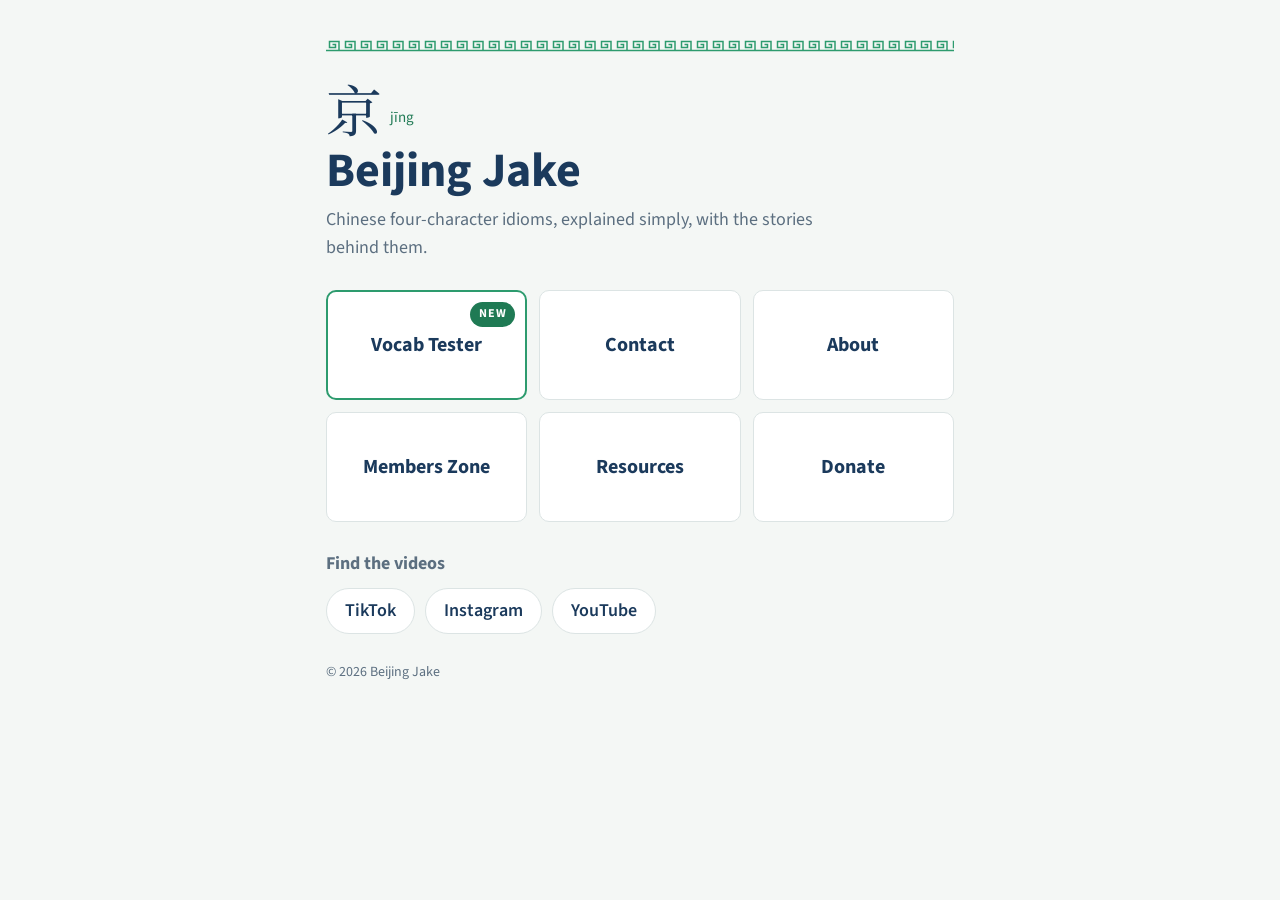
<file: index.html>
<!doctype html>
<html lang="en">
<head>
<meta charset="utf-8">
<meta name="viewport" content="width=device-width,initial-scale=1,viewport-fit=cover">
<title>Beijing Jake: Chinese idioms, culture and language</title>
<meta name="description" content="Chinese four-character idioms (chengyu) explained simply, with the stories behind them. Free HSK drill, resources and workshops.">
<link rel="canonical" href="https://beijingjake.uk/">

<meta property="og:type" content="website">
<meta property="og:site_name" content="Beijing Jake">
<meta property="og:title" content="Beijing Jake: Chinese idioms, culture and language">
<meta property="og:description" content="Chinese four-character idioms explained simply, with the stories behind them. Free HSK drill and resources.">
<meta property="og:url" content="https://beijingjake.uk/">
<meta property="og:image" content="https://beijingjake.uk/icons/icon-512.png">
<meta name="twitter:card" content="summary_large_image">

<meta name="theme-color" content="#1B3A5C">
<link rel="manifest" href="./manifest.webmanifest">
<link rel="icon" type="image/png" sizes="192x192" href="./icons/icon-192.png">
<link rel="apple-touch-icon" href="./icons/apple-touch-icon.png">
<meta name="apple-mobile-web-app-capable" content="yes">
<meta name="apple-mobile-web-app-title" content="BJ Drill">

<link rel="preconnect" href="https://fonts.googleapis.com">
<link rel="preconnect" href="https://fonts.gstatic.com" crossorigin>
<link rel="stylesheet" href="https://fonts.googleapis.com/css2?family=Noto+Serif+SC:wght@500;700&family=Source+Sans+3:wght@400;600;700&display=swap">
<link rel="stylesheet" href="style.css">
</head>
<body>

<main class="wrap">
  <div class="fret" aria-hidden="true"></div>

  <header>
    <div class="mark" lang="zh-CN">京<small>jīng</small></div>
    <h1>Beijing Jake</h1>
    <p class="lede">Chinese four-character idioms, explained simply, with the stories behind them.</p>
  </header>

  <nav class="zones" aria-label="Site">
    <a class="featured" href="drill/index.html">Vocab Tester <span class="badge">New</span></a>
    <a href="contact.html">Contact</a>
    <a href="about.html">About</a>
    <a href="members.html">Members Zone</a>
    <a href="resources.html">Resources</a>
    <a href="donate.html">Donate</a>
  </nav>

  <section aria-labelledby="social-h">
    <h2 id="social-h" class="lede" style="font-size:18px;margin-bottom:10px;">Find the videos</h2>
    <div class="social">
      <a href="https://www.tiktok.com/@beijing.jake" rel="me noopener">TikTok</a>
      <a href="https://www.instagram.com/beijingjakee" rel="me noopener">Instagram</a>
      <a href="https://www.youtube.com/@beijingjake" rel="me noopener">YouTube</a>
    </div>
  </section>

  <footer>© 2026 Beijing Jake</footer>
</main>

<script>
if ("serviceWorker" in navigator && location.protocol === "https:") navigator.serviceWorker.register("./sw.js").catch(() => {});
</script>

</body>
</html>
</file>
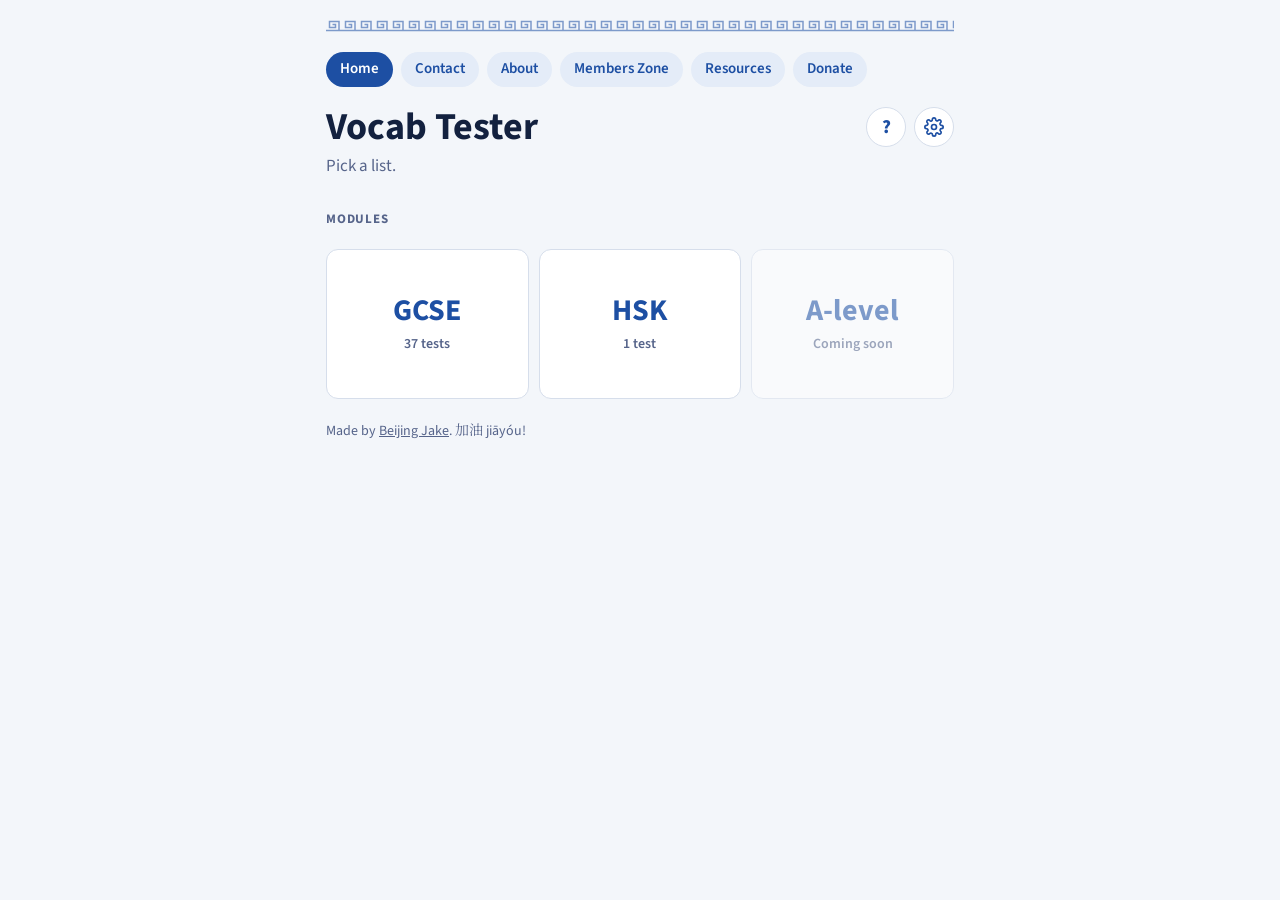
<file: drill/index.html>
<!doctype html>
<html lang="en">
<head>
<meta charset="utf-8">
<meta name="viewport" content="width=device-width,initial-scale=1,viewport-fit=cover">
<title>Vocab Tester · Beijing Jake</title>
<meta name="theme-color" content="#1d4fa3">
<link rel="manifest" href="../manifest.webmanifest">
<link rel="icon" type="image/png" sizes="192x192" href="../icons/icon-192.png">
<link rel="apple-touch-icon" href="../icons/apple-touch-icon.png">
<meta name="apple-mobile-web-app-capable" content="yes">
<meta name="apple-mobile-web-app-title" content="BJ Drill">
<link rel="preconnect" href="https://fonts.googleapis.com">
<link rel="preconnect" href="https://fonts.gstatic.com" crossorigin>
<link rel="stylesheet" href="https://fonts.googleapis.com/css2?family=Noto+Serif+SC:wght@500;700&family=Noto+Serif+TC:wght@500;700&family=Source+Sans+3:wght@400;600;700&display=swap">
<style>
/* Vocab Tester. Blue-and-white porcelain palette. Word lists live in modules.js. */
:root {
  --bg: #f3f6fa; --surface: #ffffff; --ink: #13213f; --muted: #56648a; --line: #d6deeb;
  --cobalt: #1d4fa3; --cobalt-soft: #e4ecf8; --on-cobalt: #ffffff;
  --good: #1d7548; --good-soft: #e1f2e8; --bad: #b2362e; --bad-soft: #f8e3e1;
  --amber: #8a5a00; --amber-soft: #fbf0d9;
  --seal: #b8322a; --seal-ink: #fff6ee;
  --font-ui: "Source Sans 3", "Segoe UI", system-ui, -apple-system, sans-serif;
  --font-zh: "Noto Serif SC", "Songti SC", "SimSun", serif;
}
:root[data-script="trad"] { --font-zh: "Noto Serif TC", "Songti TC", "PMingLiU", "Noto Serif SC", serif; }
@media (prefers-color-scheme: dark) {
  :root {
    --bg: #0c1321; --surface: #141e32; --ink: #e6ecf8; --muted: #9ba9c6; --line: #263450;
    --cobalt: #8aaef2; --cobalt-soft: #1b2946; --on-cobalt: #0c1321;
    --good: #66c897; --good-soft: #143022; --bad: #f08d83; --bad-soft: #3a1a18;
    --amber: #f0c56a; --amber-soft: #352a12;
    color-scheme: dark;
  }
}
* { box-sizing: border-box; }
[hidden] { display: none !important; }
html { color-scheme: light dark; }
body {
  margin: 0; background: var(--bg); color: var(--ink); font-family: var(--font-ui); font-size: 17px; line-height: 1.5;
  padding-top: env(safe-area-inset-top, 0px); padding-bottom: env(safe-area-inset-bottom, 0px);
}
.wrap {
  max-width: 660px; margin: 0 auto;
  padding-left: max(16px, env(safe-area-inset-left, 0px));
  padding-right: max(16px, env(safe-area-inset-right, 0px));
  padding-block: 20px 48px;
  display: flex; flex-direction: column; gap: 20px;
}
.fret {
  height: 12px; background: var(--cobalt); opacity: .55;
  -webkit-mask: url("data:image/svg+xml,%3Csvg xmlns='http://www.w3.org/2000/svg' width='16' height='12'%3E%3Cpath d='M0 10.5H16M13 10.5V1.5H3.5V7.5H9.5V4.5H6.5' fill='none' stroke='black' stroke-width='1.5'/%3E%3C/svg%3E") repeat-x left center / 16px 12px;
          mask: url("data:image/svg+xml,%3Csvg xmlns='http://www.w3.org/2000/svg' width='16' height='12'%3E%3Cpath d='M0 10.5H16M13 10.5V1.5H3.5V7.5H9.5V4.5H6.5' fill='none' stroke='black' stroke-width='1.5'/%3E%3C/svg%3E") repeat-x left center / 16px 12px;
}
.appbar { display: flex; justify-content: space-between; align-items: center; gap: 12px; }
.home-link { color: var(--cobalt); font-weight: 700; text-decoration: none; font-size: 15px; }
.tools { display: flex; gap: 8px; }
header { display: flex; flex-direction: column; gap: 6px; }
.eyebrow { font-size: 13px; letter-spacing: .08em; text-transform: uppercase; color: var(--cobalt); font-weight: 700; }
.eyebrow .zh { font-family: var(--font-zh); letter-spacing: .02em; text-transform: none; }
h1 { margin: 0; font-size: clamp(28px, 6vw, 38px); line-height: 1.1; text-wrap: balance; }
.lede { margin: 0; color: var(--muted); max-width: 60ch; }
.card { background: var(--surface); border: 1px solid var(--line); border-radius: 10px; padding: 22px; display: flex; flex-direction: column; gap: 18px; }
.stack { display: flex; flex-direction: column; gap: 10px; }
.hint { font-size: 14px; color: var(--muted); margin: 0; }
.row { display: flex; flex-wrap: wrap; gap: 10px; align-items: center; }
.row.center { justify-content: center; }
.btn { font: inherit; font-weight: 700; border-radius: 999px; cursor: pointer; padding: 10px 20px; border: 1px solid var(--cobalt); background: var(--cobalt); color: var(--on-cobalt); }
.btn.ghost { background: transparent; color: var(--cobalt); }
.btn.small { padding: 6px 14px; font-size: 15px; }
.btn.danger { background: transparent; color: var(--bad); border-color: var(--bad); }
.btn.danger.solid { background: var(--bad); color: var(--surface); }
.btn[disabled] { opacity: .5; cursor: default; }
.btn:focus-visible, .opt:focus-visible, input:focus-visible, .icon-btn:focus-visible, .linkish:focus-visible, .module-card:focus-visible { outline: 3px solid var(--cobalt); outline-offset: 3px; }
.toggle { display: inline-flex; align-items: center; gap: 8px; font-size: 15px; color: var(--ink); cursor: pointer; }
.toggle input { width: 18px; height: 18px; accent-color: var(--cobalt); }
.icon-btn { width: 40px; height: 40px; border-radius: 50%; border: 1px solid var(--line); background: var(--surface); color: var(--cobalt); cursor: pointer; display: grid; place-items: center; padding: 0; font: 800 19px/1 var(--font-ui); }
.icon-btn svg { width: 20px; height: 20px; }
.icon-btn.sm { width: 32px; height: 32px; flex: none; }
.icon-btn.sm svg { width: 16px; height: 16px; }
.icon-btn.big { width: 84px; height: 84px; }
.icon-btn.big svg { width: 38px; height: 38px; }
.linkish { font: inherit; font-size: 14px; background: none; border: none; color: var(--muted); text-decoration: underline; cursor: pointer; padding: 0; }
.back { align-self: flex-start; color: var(--cobalt); font-weight: 700; text-decoration: none; font-size: 15px; }

/* module list */
.module-list { display: flex; flex-direction: column; gap: 12px; }
.module-card { display: flex; flex-direction: column; gap: 6px; text-decoration: none; color: inherit; background: var(--surface); border: 1px solid var(--line); border-radius: 10px; padding: 18px 20px; }
.module-card:hover { border-color: var(--cobalt); }
.mc-top { display: flex; justify-content: space-between; gap: 10px; font-size: 13px; font-weight: 700; letter-spacing: .06em; text-transform: uppercase; color: var(--cobalt); }
.mc-title { margin: 0; font-size: 22px; line-height: 1.2; }
.mc-blurb { margin: 0; color: var(--muted); }
.mc-status { margin: 0; font-weight: 600; font-size: 15px; }
.mc-status.done { color: var(--good); }
.module-card.compact { flex-direction: row; justify-content: space-between; align-items: center; gap: 12px; padding: 14px 18px; }
.module-card.compact .mc-title { font-size: 18px; }
.module-card.compact .mc-side { text-align: right; flex: none; max-width: 45%; }
.module-card.compact .mc-count { font-size: 13px; color: var(--muted); font-weight: 600; }
.module-card.soon { opacity: .6; cursor: default; }
.module-card.soon:hover { border-color: var(--line); }
.module-card.all { border-color: var(--cobalt); border-width: 2px; }
.tick { display: inline-grid; place-items: center; width: 22px; height: 22px; border-radius: 50%; background: var(--good); color: var(--surface); font-size: 13px; font-weight: 800; margin-right: 6px; vertical-align: -4px; }
.sec-h { margin: 10px 0 0; font-size: 13px; font-weight: 700; letter-spacing: .06em; text-transform: uppercase; color: var(--muted); }
.group-progress { display: flex; flex-direction: column; gap: 6px; }
.title-row { display: flex; justify-content: space-between; align-items: center; gap: 12px; }
nav.zone-nav { display: flex; flex-wrap: wrap; gap: 8px; }
nav.zone-nav a { font-size: 15px; font-weight: 600; text-decoration: none; color: var(--cobalt); background: var(--cobalt-soft); border-radius: 999px; padding: 6px 14px; }
nav.zone-nav a.home { background: var(--cobalt); color: var(--on-cobalt); }
nav.zone-nav a:focus-visible { outline: 3px solid var(--cobalt); outline-offset: 2px; }
/* big buttons for GCSE, HSK, A-level and the exam boards */
.tiles { display: grid; grid-template-columns: repeat(auto-fit, minmax(130px, 1fr)); gap: 12px; }
.tile { display: flex; flex-direction: column; align-items: center; justify-content: center; gap: 6px; text-align: center; min-height: 104px; padding: 16px 12px; text-decoration: none; color: var(--cobalt); background: var(--surface); border: 1px solid var(--line); border-radius: 12px; }
.tiles.big .tile { min-height: 150px; }
.tiles.huge { grid-template-columns: repeat(auto-fit, minmax(150px, 1fr)); }
.tiles.huge .tile { min-height: 220px; }
a.tile:hover { border-color: var(--cobalt); }
a.tile:focus-visible { outline: 3px solid var(--cobalt); outline-offset: 3px; }
.tile-name { font-size: clamp(22px, 5vw, 30px); font-weight: 700; line-height: 1.15; }
.tile-sub { font-size: 14px; font-weight: 600; color: var(--muted); }
.tile-sub.done { color: var(--good); }
.tile.soon { opacity: .55; }
#module-list { grid-template-columns: repeat(3, minmax(0, 1fr)); gap: 10px; }
#module-list .tile { padding: 14px 6px; }
.tile-name { overflow-wrap: anywhere; }

/* module screen */
.big-line { margin: 0; font-size: 26px; font-weight: 700; line-height: 1.2; }
.result-big { font-size: clamp(40px, 11vw, 56px); font-weight: 700; line-height: 1; font-variant-numeric: tabular-nums; }
.advice { margin: 0; padding: 12px 14px; border-radius: 8px; background: var(--amber-soft); color: var(--amber); font-weight: 600; }
.done-widget { display: flex; gap: 20px; align-items: center; padding: 20px; border-radius: 10px; background: var(--good-soft); }
.seal { flex: none; width: 78px; height: 78px; border-radius: 10px; background: var(--seal); color: var(--seal-ink); display: grid; place-items: center; font-family: var(--font-zh); font-size: 50px; font-weight: 700; line-height: 1; box-shadow: inset 0 0 0 4px var(--seal), inset 0 0 0 6px var(--seal-ink); transform: rotate(-4deg); animation: stamp .45s cubic-bezier(.2, 1.6, .4, 1) both; }
@keyframes stamp { from { transform: rotate(-4deg) scale(1.6); opacity: 0; } to { transform: rotate(-4deg) scale(1); opacity: 1; } }
.done-title { margin: 0; font-size: 22px; font-weight: 700; line-height: 1.25; color: var(--good); }
.done-sub { margin: 4px 0 0; font-weight: 600; }
.done-widget .zh { font-family: var(--font-zh); }

/* drill */
.topbar { display: flex; justify-content: space-between; align-items: center; gap: 10px; flex-wrap: wrap; font-variant-numeric: tabular-nums; }
.topbar .count { font-weight: 700; }
.stats { display: flex; flex-wrap: wrap; gap: 4px 18px; font-size: 15px; color: var(--muted); font-variant-numeric: tabular-nums; margin-top: -8px; }
.stats .r { color: var(--good); }
.stats .w { color: var(--bad); }
.bar { height: 6px; border-radius: 999px; background: var(--cobalt-soft); overflow: hidden; }
.bar > span { display: block; height: 100%; width: 0; background: var(--cobalt); transition: width .25s ease; }
.char { font-family: var(--font-zh); font-weight: 500; text-align: center; line-height: 1.15; padding-block: 8px 4px; font-size: clamp(64px, 18vw, 104px); overflow-wrap: anywhere; }
.char.long { font-size: clamp(40px, 11vw, 64px); }
.en-prompt { text-align: center; font-size: clamp(24px, 6vw, 32px); font-weight: 700; line-height: 1.25; padding-block: 18px 6px; text-wrap: balance; }
.listen-prompt { display: flex; flex-direction: column; align-items: center; gap: 10px; padding-block: 14px 4px; }
.step-label { font-size: 13px; font-weight: 700; letter-spacing: .06em; text-transform: uppercase; color: var(--muted); }
.opts { display: grid; grid-template-columns: repeat(2, minmax(0, 1fr)); gap: 10px; margin-top: 10px; }
@media (max-width: 380px) { .opts { grid-template-columns: 1fr; } }
.opt { font: inherit; font-size: 19px; font-weight: 600; cursor: pointer; display: flex; gap: 10px; align-items: center; text-align: left; padding: 11px 12px; border-radius: 8px; border: 1px solid var(--line); background: var(--surface); color: var(--ink); min-width: 0; overflow-wrap: anywhere; }
.opt:hover:not([disabled]) { border-color: var(--cobalt); }
.opt .key { flex: none; width: 24px; height: 24px; border-radius: 6px; display: grid; place-items: center; font-size: 13px; font-weight: 700; background: var(--cobalt-soft); color: var(--cobalt); }
.opt[disabled] { cursor: default; }
.opt.right { border-color: var(--good); background: var(--good-soft); }
.opt.right .key { background: var(--good); color: var(--surface); }
.opt.wrong { border-color: var(--bad); background: var(--bad-soft); }
.opt.wrong .key { background: var(--bad); color: var(--surface); }
.pyline { display: flex; align-items: center; justify-content: center; gap: 12px; flex-wrap: wrap; text-align: center; }
.pyline .py { font-size: 26px; font-weight: 700; color: var(--cobalt); }
.tag { font-size: 14px; font-weight: 700; padding: 3px 10px; border-radius: 999px; }
.tag.good { background: var(--good-soft); color: var(--good); }
.tag.bad { background: var(--bad-soft); color: var(--bad); }
.answer { display: flex; gap: 10px; flex-wrap: wrap; }
.answer input { flex: 1 1 220px; min-width: 0; font: inherit; font-size: 18px; padding: 10px 14px; border-radius: 8px; border: 1px solid var(--line); background: var(--surface); color: var(--ink); }
.answer input:disabled { opacity: .75; }
.hint-box { border: 1px dashed var(--line); border-radius: 8px; padding: 10px 12px; }
.verdict-box { border-radius: 8px; padding: 14px 16px; display: flex; flex-direction: column; gap: 8px; }
.verdict-box.good { background: var(--good-soft); }
.verdict-box.bad { background: var(--bad-soft); }
.verdict-box.wait { background: var(--cobalt-soft); }
.verdict-title { font-weight: 700; }
.verdict-box.good .verdict-title { color: var(--good); }
.verdict-box.bad .verdict-title { color: var(--bad); }
.verdict-box.wait .verdict-title { color: var(--cobalt); }
.answer-line { display: flex; align-items: center; gap: 12px; flex-wrap: wrap; }
.answer-line .zh { font-family: var(--font-zh); font-size: 34px; line-height: 1.2; }
.answer-line .py { font-size: 22px; font-weight: 700; color: var(--cobalt); }
.meaning { font-size: 18px; }
.note { font-size: 15px; color: var(--muted); }
.extra { border-top: 1px solid var(--line); padding-top: 12px; display: flex; flex-direction: column; gap: 4px; }
.extra-label { font-size: 12px; font-weight: 700; letter-spacing: .06em; text-transform: uppercase; color: var(--muted); }
.ex-line { display: flex; align-items: flex-start; gap: 10px; }
.ex-line .icon-btn.sm { margin-top: 2px; }
.ex-zh { font-family: var(--font-zh); font-size: 20px; line-height: 1.45; }
.ex-py { color: var(--cobalt); font-weight: 600; }
.ex-en { color: var(--muted); }
.tip { font-size: 16px; line-height: 1.5; }
.audio-status { font-size: 14px; color: var(--muted); margin: 0; }
.audio-status.warn { color: var(--bad); }

/* tables */
.table-wrap { overflow-x: auto; border: 1px solid var(--line); border-radius: 8px; }
table { border-collapse: collapse; width: 100%; font-size: 15px; }
th, td { text-align: left; padding: 8px 12px; border-bottom: 1px solid var(--line); vertical-align: top; }
th { font-size: 12px; letter-spacing: .06em; text-transform: uppercase; color: var(--muted); background: var(--cobalt-soft); }
tr:last-child td { border-bottom: none; }
td.hz { font-family: var(--font-zh); font-size: 18px; white-space: nowrap; }
td.py { color: var(--cobalt); white-space: nowrap; }
td.typed { color: var(--muted); font-style: italic; }
.chip { display: inline-block; font-size: 12px; font-weight: 700; padding: 1px 8px; border-radius: 999px; background: var(--amber-soft); color: var(--amber); margin-left: 6px; white-space: nowrap; }
.seg { display: flex; flex-wrap: wrap; gap: 8px; }
.seg input { position: absolute; opacity: 0; pointer-events: none; }
.seg label { border: 1px solid var(--line); border-radius: 999px; padding: 7px 14px; cursor: pointer; font-weight: 600; font-size: 15px; color: var(--ink); background: var(--surface); }
.seg input:checked + label { background: var(--cobalt); border-color: var(--cobalt); color: var(--on-cobalt); }
.seg input:focus-visible + label { outline: 3px solid var(--cobalt); outline-offset: 2px; }
.seg input:disabled + label { opacity: .45; cursor: default; }
.seg .zh { font-family: var(--font-zh); }

/* dialogs */
dialog { border: 1px solid var(--line); border-radius: 12px; padding: 0; background: var(--surface); color: var(--ink); width: min(560px, calc(100vw - 24px)); max-height: calc(100vh - 24px); max-height: calc(100dvh - 24px); overflow: auto; }
dialog::backdrop { background: rgba(10, 18, 35, .55); }
.dlg { display: flex; flex-direction: column; gap: 20px; padding: 0 22px 22px; }
.dlg-head { display: flex; justify-content: space-between; align-items: center; gap: 12px; position: sticky; top: 0; background: var(--surface); padding-top: 18px; padding-bottom: 6px; z-index: 1; }
.dlg h2 { margin: 0; font-size: 22px; }
.dlg h3 { margin: 0 0 4px; font-size: 17px; }
.dlg p { margin: 0; }
fieldset { border: 0; margin: 0; padding: 0; display: flex; flex-direction: column; gap: 8px; min-width: 0; }
legend { font-size: 13px; font-weight: 700; letter-spacing: .06em; text-transform: uppercase; color: var(--muted); padding: 0; margin-bottom: 8px; }
.danger-zone { border-top: 1px solid var(--line); padding-top: 18px; display: flex; flex-direction: column; gap: 10px; align-items: flex-start; }
.faq { display: flex; flex-direction: column; gap: 4px; }
.faq ol { margin: 0; padding-left: 20px; display: flex; flex-direction: column; gap: 4px; }
footer { font-size: 14px; color: var(--muted); }
footer .zh { font-family: var(--font-zh); }
@media (prefers-reduced-motion: reduce) { .bar > span { transition: none; } .seal { animation: none; } }
</style>
</head>
<body>

<main class="wrap">
  <div class="appbar" id="appbar">
    <a href="../index.html" class="home-link">← Beijing Jake</a>
    <div class="tools">
      <button class="icon-btn" id="help-open" type="button" aria-label="Help and FAQs">?</button>
      <button class="icon-btn" id="settings-open" type="button" aria-label="Settings">
        <svg viewBox="0 0 24 24" fill="none" stroke="currentColor" stroke-width="2" stroke-linecap="round" stroke-linejoin="round" aria-hidden="true"><circle cx="12" cy="12" r="3"/><path d="M19.4 15a1.7 1.7 0 0 0 .3 1.8l.1.1a2 2 0 1 1-2.8 2.8l-.1-.1a1.7 1.7 0 0 0-1.8-.3 1.7 1.7 0 0 0-1 1.5V21a2 2 0 1 1-4 0v-.1a1.7 1.7 0 0 0-1.1-1.5 1.7 1.7 0 0 0-1.8.3l-.1.1a2 2 0 1 1-2.8-2.8l.1-.1a1.7 1.7 0 0 0 .3-1.8 1.7 1.7 0 0 0-1.5-1H3a2 2 0 1 1 0-4h.1a1.7 1.7 0 0 0 1.5-1.1 1.7 1.7 0 0 0-.3-1.8l-.1-.1a2 2 0 1 1 2.8-2.8l.1.1a1.7 1.7 0 0 0 1.8.3H9a1.7 1.7 0 0 0 1-1.5V3a2 2 0 1 1 4 0v.1a1.7 1.7 0 0 0 1 1.5 1.7 1.7 0 0 0 1.8-.3l.1-.1a2 2 0 1 1 2.8 2.8l-.1.1a1.7 1.7 0 0 0-.3 1.8V9a1.7 1.7 0 0 0 1.5 1H21a2 2 0 1 1 0 4h-.1a1.7 1.7 0 0 0-1.5 1z"/></svg>
      </button>
    </div>
  </div>
  <div class="fret" aria-hidden="true"></div>

  <!-- All lists -->
  <section id="scr-modules" class="stack" style="gap:20px">
    <nav class="zone-nav" aria-label="Site">
      <a class="home" href="../index.html">Home</a>
      <a href="../contact.html">Contact</a>
      <a href="../about.html">About</a>
      <a href="../members.html">Members Zone</a>
      <a href="../resources.html">Resources</a>
      <a href="../donate.html">Donate</a>
    </nav>
    <header>
      <div class="title-row">
        <h1>Vocab Tester</h1>
        <div class="tools">
          <button class="icon-btn" data-open="help" type="button" aria-label="Help and FAQs">?</button>
          <button class="icon-btn" data-open="settings" type="button" aria-label="Settings">
            <svg viewBox="0 0 24 24" fill="none" stroke="currentColor" stroke-width="2" stroke-linecap="round" stroke-linejoin="round" aria-hidden="true"><circle cx="12" cy="12" r="3"/><path d="M19.4 15a1.7 1.7 0 0 0 .3 1.8l.1.1a2 2 0 1 1-2.8 2.8l-.1-.1a1.7 1.7 0 0 0-1.8-.3 1.7 1.7 0 0 0-1 1.5V21a2 2 0 1 1-4 0v-.1a1.7 1.7 0 0 0-1.1-1.5 1.7 1.7 0 0 0-1.8.3l-.1.1a2 2 0 1 1-2.8-2.8l.1-.1a1.7 1.7 0 0 0 .3-1.8 1.7 1.7 0 0 0-1.5-1H3a2 2 0 1 1 0-4h.1a1.7 1.7 0 0 0 1.5-1.1 1.7 1.7 0 0 0-.3-1.8l-.1-.1a2 2 0 1 1 2.8-2.8l.1.1a1.7 1.7 0 0 0 1.8.3H9a1.7 1.7 0 0 0 1-1.5V3a2 2 0 1 1 4 0v.1a1.7 1.7 0 0 0 1 1.5 1.7 1.7 0 0 0 1.8-.3l.1-.1a2 2 0 1 1 2.8 2.8l-.1.1a1.7 1.7 0 0 0-.3 1.8V9a1.7 1.7 0 0 0 1.5 1H21a2 2 0 1 1 0 4h-.1a1.7 1.7 0 0 0-1.5 1z"/></svg>
          </button>
        </div>
      </div>
      <p class="lede">Pick a list.</p>
    </header>
    <h2 class="sec-h">Modules</h2>
    <div class="tiles big" id="module-list"></div>
    <p class="hint" id="no-modules" hidden>The word lists didn't load. Check your connection and refresh.</p>
  </section>

  <!-- A group of lists or tests, like GCSE or AQA -->
  <section id="scr-group" class="stack" style="gap:20px" hidden>
    <a class="back" id="g-back" href="#">← All lists</a>
    <header>
      <span class="eyebrow" id="g-eyebrow"></span>
      <h1 id="g-title"></h1>
      <p class="lede" id="g-desc"></p>
    </header>
    <div class="stack" id="g-body" style="gap:14px"></div>
  </section>

  <!-- One module: start, pause, results, completion -->
  <section id="scr-module" class="stack" style="gap:20px" hidden>
    <a class="back" id="m-back" href="#">← All lists</a>
    <header>
      <span class="eyebrow" id="m-eyebrow"></span>
      <h1 id="m-title"></h1>
      <p class="lede" id="m-desc"></p>
    </header>
    <div class="card" id="m-body"></div>
  </section>

  <!-- A round in progress -->
  <section id="scr-drill" class="card" hidden aria-live="polite">
    <div class="topbar">
      <span class="count" id="d-count"></span>
      <div class="row" style="gap:8px">
        <button class="btn ghost small" id="review-btn" type="button">Review answers</button>
        <button class="btn ghost small" id="pause-btn" type="button">Pause</button>
      </div>
    </div>
    <div class="stats">
      <span>Right <b class="r" id="t-right">0</b> · Wrong <b class="w" id="t-wrong">0</b></span>
      <span id="t-py-wrap" hidden>Pinyin <b class="r" id="t-py">0</b> right · <b class="w" id="t-py-w">0</b> wrong</span>
    </div>
    <div class="bar"><span id="d-bar"></span></div>

    <div class="char" id="d-char" hidden></div>
    <div class="pyline" id="d-py-shown" hidden>
      <span class="py" id="d-py-text"></span>
      <button class="icon-btn" id="shown-speak" type="button" aria-label="Hear the word"><svg viewBox="0 0 24 24" fill="none" stroke="currentColor" stroke-width="2" stroke-linecap="round" stroke-linejoin="round" aria-hidden="true"><path d="M11 5 6 9H3v6h3l5 4z" fill="currentColor"/><path d="M15.5 8.5a5 5 0 0 1 0 7"/><path d="M18.5 5.5a9 9 0 0 1 0 13"/></svg></button>
    </div>
    <div class="en-prompt" id="d-en" hidden></div>
    <div class="listen-prompt" id="d-listen" hidden>
      <button class="icon-btn big" id="listen-btn" type="button" aria-label="Play the word"><svg viewBox="0 0 24 24" fill="none" stroke="currentColor" stroke-width="2" stroke-linecap="round" stroke-linejoin="round" aria-hidden="true"><path d="M11 5 6 9H3v6h3l5 4z" fill="currentColor"/><path d="M15.5 8.5a5 5 0 0 1 0 7"/><path d="M18.5 5.5a9 9 0 0 1 0 13"/></svg></button>
      <span class="hint">Tap to hear it again</span>
    </div>

    <div id="phase-pinyin" hidden>
      <div class="step-label">Pick the pinyin</div>
      <div class="opts" id="opts"></div>
    </div>

    <div id="pyline" class="stack" hidden>
      <div class="pyline">
        <span class="py" id="d-py"></span>
        <button class="icon-btn" id="speak-btn" type="button" aria-label="Hear the word"><svg viewBox="0 0 24 24" fill="none" stroke="currentColor" stroke-width="2" stroke-linecap="round" stroke-linejoin="round" aria-hidden="true"><path d="M11 5 6 9H3v6h3l5 4z" fill="currentColor"/><path d="M15.5 8.5a5 5 0 0 1 0 7"/><path d="M18.5 5.5a9 9 0 0 1 0 13"/></svg></button>
        <span class="tag" id="d-pytag"></span>
      </div>
      <div class="row center"><button class="linkish" id="py-override" type="button" hidden>I misclicked. Count the pinyin as right</button></div>
    </div>

    <div id="phase-answer" class="stack" hidden>
      <span class="step-label" id="ask-label">What does it mean?</span>
      <div id="type-block">
        <form class="answer" id="answer-form" autocomplete="off">
          <input type="text" id="ans-input" autocapitalize="off" autocorrect="off" spellcheck="false">
          <button class="btn" id="submit-btn" type="submit">Check</button>
          <button class="btn ghost" id="dunno-btn" type="button">Don't know</button>
        </form>
      </div>
      <div id="self-block" class="row" hidden>
        <button class="btn" id="reveal-btn" type="button">Reveal the answer</button>
        <span class="hint" id="self-hint">Say it in your head first.</span>
      </div>
      <div class="row">
        <button class="linkish" id="hint-btn" type="button">Hint</button>
        <button class="linkish" id="listen-fallback" type="button" hidden>No sound? Show the characters</button>
      </div>
      <div class="hint-box" id="hint-box" hidden>
        <div class="ex-line">
          <button class="icon-btn sm" id="hint-speak" type="button" aria-label="Hear the sentence"><svg viewBox="0 0 24 24" fill="none" stroke="currentColor" stroke-width="2" stroke-linecap="round" stroke-linejoin="round" aria-hidden="true"><path d="M11 5 6 9H3v6h3l5 4z" fill="currentColor"/><path d="M15.5 8.5a5 5 0 0 1 0 7"/></svg></button>
          <div><div class="ex-zh" id="hint-zh"></div><div class="ex-py" id="hint-py"></div><div class="ex-en" id="hint-en"></div></div>
        </div>
      </div>
    </div>
    <p class="audio-status warn" id="audio-warn" hidden></p>

    <div class="verdict-box" id="verdict" hidden>
      <span class="verdict-title" id="v-title"></span>
      <div class="answer-line" id="v-answer" hidden>
        <span class="zh" id="v-zh"></span>
        <span class="py" id="v-py"></span>
        <button class="icon-btn sm" id="v-speak" type="button" aria-label="Hear the word"><svg viewBox="0 0 24 24" fill="none" stroke="currentColor" stroke-width="2" stroke-linecap="round" stroke-linejoin="round" aria-hidden="true"><path d="M11 5 6 9H3v6h3l5 4z" fill="currentColor"/><path d="M15.5 8.5a5 5 0 0 1 0 7"/></svg></button>
      </div>
      <span class="meaning" id="v-meaning"></span>
      <span class="note" id="v-note" hidden></span>
      <div class="extra" id="v-example" hidden>
        <span class="extra-label">In a sentence</span>
        <div class="ex-line">
          <button class="icon-btn sm" id="ex-speak" type="button" aria-label="Hear the sentence"><svg viewBox="0 0 24 24" fill="none" stroke="currentColor" stroke-width="2" stroke-linecap="round" stroke-linejoin="round" aria-hidden="true"><path d="M11 5 6 9H3v6h3l5 4z" fill="currentColor"/><path d="M15.5 8.5a5 5 0 0 1 0 7"/></svg></button>
          <div><div class="ex-zh" id="ex-zh"></div><div class="ex-py" id="ex-py"></div><div class="ex-en" id="ex-en"></div></div>
        </div>
      </div>
      <div class="extra" id="v-tip" hidden>
        <span class="extra-label">Memory tip</span>
        <span class="tip" id="tip-text"></span>
        <span class="hint" id="tip-note" hidden>This tip is written for simplified characters.</span>
      </div>
      <div class="row" id="self-mark-row" hidden>
        <button class="btn" id="knew-btn" type="button">I knew it</button>
        <button class="btn ghost" id="didnt-btn" type="button">I didn't</button>
        <span class="hint">Keys Y or N</span>
      </div>
      <div class="row" id="next-row">
        <button class="btn" id="next-btn" type="button">Next word</button>
        <button class="btn ghost small" id="mean-override" type="button"></button>
      </div>
    </div>
  </section>

  <section id="review" class="card" hidden aria-label="Your answers this round">
    <div class="row" style="justify-content:space-between">
      <span class="step-label">Your answers this round</span>
      <button class="btn ghost small" id="review-close" type="button">Close</button>
    </div>
    <div class="seg" role="radiogroup" aria-label="Which answers to show">
      <input type="radio" name="rv" id="rv-wrong" value="wrong" checked><label for="rv-wrong" id="rv-wrong-l">Wrong</label>
      <input type="radio" name="rv" id="rv-right" value="right"><label for="rv-right" id="rv-right-l">Right</label>
      <input type="radio" name="rv" id="rv-pinyin" value="pinyin"><label for="rv-pinyin" id="rv-pinyin-l">Pinyin missed</label>
    </div>
    <div class="table-wrap" id="rv-table"><table><thead><tr><th>Chinese</th><th>Pinyin</th><th>English</th><th>You typed</th></tr></thead><tbody id="rv-body"></tbody></table></div>
    <p class="hint" id="rv-empty" hidden>Nothing here yet.</p>
  </section>

  <footer>Made by <a href="../index.html" style="color:inherit">Beijing Jake</a>. <span class="zh" lang="zh-CN">加油</span> jiāyóu!</footer>
</main>

<!-- Settings -->
<dialog id="dlg-settings" aria-labelledby="set-h">
  <form method="dialog" class="dlg">
    <div class="dlg-head"><h2 id="set-h">Settings</h2><button class="icon-btn" value="close" aria-label="Close settings">×</button></div>

    <fieldset>
      <legend>Test direction</legend>
      <div class="seg">
        <input type="radio" name="dir" id="dir-ce" value="ce"><label for="dir-ce">Chinese → English</label>
        <input type="radio" name="dir" id="dir-ec" value="ec"><label for="dir-ec">English → Chinese</label>
        <input type="radio" name="dir" id="dir-listen" value="listen"><label for="dir-listen">Listening</label>
      </div>
    </fieldset>

    <fieldset id="fs-pinyin">
      <legend>Pinyin</legend>
      <div class="seg">
        <input type="radio" name="pinyin" id="py-quiz" value="quiz"><label for="py-quiz">Pick the pinyin first</label>
        <input type="radio" name="pinyin" id="py-show" value="show"><label for="py-show">Show it from the start</label>
        <input type="radio" name="pinyin" id="py-hide" value="hide"><label for="py-hide">Hide it until I answer</label>
      </div>
      <p class="hint" id="py-note" hidden>Pinyin options are for Chinese → English. The other directions show pinyin with the answer.</p>
    </fieldset>

    <fieldset>
      <legend>Characters</legend>
      <div class="seg">
        <input type="radio" name="script" id="sc-simp" value="simp"><label for="sc-simp">Simplified <span class="zh" lang="zh-CN">简体</span> jiǎntǐ</label>
        <input type="radio" name="script" id="sc-trad" value="trad"><label for="sc-trad">Traditional <span class="zh" lang="zh-Hant">繁體</span> fántǐ</label>
      </div>
    </fieldset>

    <fieldset>
      <legend>Answer by</legend>
      <div class="seg">
        <input type="radio" name="answer" id="an-type" value="type"><label for="an-type">Typing</label>
        <input type="radio" name="answer" id="an-self" value="self"><label for="an-self">Marking myself</label>
      </div>
    </fieldset>

    <fieldset>
      <legend>Voice</legend>
      <div class="seg">
        <input type="radio" name="voice" id="vo-female" value="female"><label for="vo-female">Female</label>
        <input type="radio" name="voice" id="vo-male" value="male"><label for="vo-male">Male</label>
      </div>
      <label class="toggle" for="set-audio"><input type="checkbox" id="set-audio"> Read each word aloud</label>
      <div class="row"><button class="btn ghost small" id="test-voice" type="button">Test the voice</button></div>
      <p class="audio-status" id="voice-status"></p>
    </fieldset>

    <fieldset>
      <legend>After each word</legend>
      <label class="toggle" for="set-extras"><input type="checkbox" id="set-extras"> Show an example sentence and a memory tip</label>
    </fieldset>

    <div class="danger-zone" id="reset-zone">
      <h3 id="reset-h">This module</h3>
      <p class="hint" id="reset-hint">Reset takes the module back to round zero with the full word list.</p>
      <button class="btn danger" id="reset-btn" type="button">Reset module</button>
    </div>

    <div class="row"><button class="btn" value="close">Done</button></div>
  </form>
</dialog>

<!-- Are you sure? -->
<dialog id="dlg-confirm" aria-labelledby="cf-h">
  <form method="dialog" class="dlg">
    <div class="dlg-head"><h2 id="cf-h">Reset this module?</h2></div>
    <p>Are you sure? Progress will be lost.</p>
    <div class="row">
      <button class="btn ghost" value="cancel">Cancel</button>
      <button class="btn danger solid" value="reset" id="cf-yes">Reset module</button>
    </div>
  </form>
</dialog>

<!-- Help -->
<dialog id="dlg-help" aria-labelledby="help-h">
  <form method="dialog" class="dlg">
    <div class="dlg-head"><h2 id="help-h">How it works</h2><button class="icon-btn" value="close" aria-label="Close help">×</button></div>
    <div class="faq">
      <h3>A module in three steps</h3>
      <ol>
        <li>Go through every word in the module.</li>
        <li>Retry only the ones you got wrong, round after round, until none are left.</li>
        <li>Try the entire module in one go. Every word right with no pause and the module is complete.</li>
      </ol>
    </div>
    <div class="faq">
      <h3>What's a take?</h3>
      <p>Each run through the entire module is a take. Passing in one take is the dream.</p>
    </div>
    <div class="faq">
      <h3>Write them down</h3>
      <p>After each round write the words you missed by hand before you retry. You can also export them as a PDF.</p>
    </div>
    <div class="faq">
      <h3>Pausing</h3>
      <p>Your progress saves in this browser so you can stop any time. A paused take can't complete the module though. Finish it to see which words to retry.</p>
    </div>
    <div class="faq">
      <h3>Typing answers</h3>
      <p>Close answers count and small typos are fine. If the marking gets it wrong press I actually knew it. For English → Chinese type the characters or the pinyin with tone marks or numbers, like ni3 hao3.</p>
    </div>
    <div class="faq">
      <h3>Settings</h3>
      <p>Choose the test direction, how pinyin shows, simplified or traditional characters, the voice, and typing or marking yourself. Reset a module there too.</p>
    </div>
    <div class="faq">
      <h3>Keys</h3>
      <p>1 to 6 picks the pinyin. Enter checks and moves on. Y or N marks yourself.</p>
    </div>
    <div class="faq">
      <h3>No sound?</h3>
      <p>Check your volume and that your phone isn't on silent. The voices come from your device, so if it has no male Chinese voice you'll hear its default.</p>
    </div>
    <div class="faq">
      <h3>Keep it as an app</h3>
      <p>On a Mac in Safari choose File then Add to Dock. In Chrome click the install icon in the address bar. On an iPhone tap Share then Add to Home Screen.</p>
    </div>
    <div class="faq">
      <h3>More questions</h3>
      <p>More FAQs and a contact page are coming shortly.</p>
    </div>
    <div class="row"><button class="btn" value="close">Got it</button></div>
  </form>
</dialog>

<script src="modules.js"></script>
<script>
"use strict";
/* ================= basics ================= */
const GROUPS = (window.BJ_GROUPS || []).filter(g => g && g.id && g.title);
/* Short words [zh, py, en, trad] become the long form the tester uses everywhere. */
const normWord = (w) => w.length >= 10 ? w : [w[0], w[1], w[2], "", "", "", "", w[3] || "", "", 0];
const RAW = (window.BJ_MODULES || []).filter(m => m && m.id);
RAW.forEach(m => { if (Array.isArray(m.words)) m.words = m.words.map(normWord); });
/* An all: true module gathers every word from the other modules in its group, merging repeated words. */
RAW.filter(m => m.all).forEach(m => {
  const seen = new Map(), cite = {}, extra = {};
  RAW.filter(x => x !== m && !x.all && x.group === m.group && Array.isArray(x.words)).forEach(x => {
    Object.assign(cite, x.cite || {}); Object.assign(extra, x.extra || {});
    x.words.forEach(w => {
      if (!seen.has(w[0])) { seen.set(w[0], w.slice()); return; }
      const e = seen.get(w[0]);
      const have = new Set(e[2].toLowerCase().split(/\s*[;\/]\s*/));
      const add = w[2].split(/\s*;\s*/).filter(p => p.toLowerCase().split(/\s*\/\s*/).some(q => !have.has(q)));
      if (add.length) e[2] += "; " + add.join("; ");
    });
  });
  m.words = [...seen.values()]; m.cite = Object.assign(cite, m.cite || {}); m.extra = Object.assign(extra, m.extra || {});
});
const MODULES = RAW.filter(m => Array.isArray(m.words) && m.words.length);
const $ = (id) => document.getElementById(id);
const groupById = (id) => GROUPS.find(g => g.id === id) || null;
const fullTitle = (m) => (m.prefix ? m.prefix + " · " : "") + m.title;
function el(tag, cls, text) { const e = document.createElement(tag); if (cls) e.className = cls; if (text != null) e.textContent = text; return e; }
function shuffle(a) { const b = a.slice(); for (let i = b.length - 1; i > 0; i--) { const j = Math.floor(Math.random() * (i + 1)); [b[i], b[j]] = [b[j], b[i]]; } return b; }
const plural = (n, one, many) => n + " " + (n === 1 ? one : (many || one + "s"));
const takesText = (n) => n === 1 ? "one take" : n + " takes";
const fmtDate = (t) => { try { return new Date(t).toLocaleDateString("en-GB", { day: "numeric", month: "short", year: "numeric" }); } catch (e) { return ""; } };
function modById(id) { return MODULES.find(m => m.id === id) || null; }
function wmap(m) { return m._map || (m._map = new Map(m.words.map(w => [w[0], w]))); }
function openDlg(d) { if (typeof d.showModal === "function") { if (!d.open) d.showModal(); } else d.setAttribute("open", ""); }
function closeDlg(d) { if (typeof d.close === "function") { if (d.open) d.close(); } else d.removeAttribute("open"); }
function saveBlob(blob, name) {
  const url = URL.createObjectURL(blob);
  const a = document.createElement("a"); a.href = url; a.download = name;
  document.body.appendChild(a); a.click(); a.remove();
  setTimeout(() => URL.revokeObjectURL(url), 4000);
}

/* ================= saved settings and progress (this browser only) ================= */
const SET_KEY = "bj-tester-settings", PROG_KEY = "bj-tester-progress";
function readJSON(k, d) { try { const v = JSON.parse(localStorage.getItem(k)); return v == null ? d : v; } catch (e) { return d; } }
function writeJSON(k, v) { try { localStorage.setItem(k, JSON.stringify(v)); } catch (e) {} }
const DEFAULTS = { dir: "ce", pinyin: "quiz", script: "simp", answer: "type", voice: "female", audio: true, extras: true };
let settings = Object.assign({}, DEFAULTS, readJSON(SET_KEY, {}));
let progress = readJSON(PROG_KEY, {});
if (!progress || typeof progress !== "object" || Array.isArray(progress)) progress = {};
const saveSettings = () => writeJSON(SET_KEY, settings);
const saveProgress = () => writeJSON(PROG_KEY, progress);

/* Carry over settings and a session from the first version of the drill. */
(function migrateOldDrill() {
  try {
    const oldPrefs = JSON.parse(localStorage.getItem("hsk-unknowns-drill-prefs") || "null");
    if (oldPrefs && !localStorage.getItem(SET_KEY)) {
      if (oldPrefs.audioOn === false) settings.audio = false;
      if (oldPrefs.extrasOn === false) settings.extras = false;
      if (oldPrefs.mode === "self") settings.answer = "self";
      saveSettings();
    }
    const old = JSON.parse(localStorage.getItem("hsk-unknowns-drill-v1") || "null");
    const m = modById("hsk-1-3");
    if (old && m && !progress[m.id] && Array.isArray(old.order) && old.order.length &&
        old.order.every(n => Number.isInteger(n) && n >= 0 && n < m.words.length)) {
      const keys = old.order.map(n => m.words[n][0]);
      const results = {};
      Object.entries(old.results || {}).forEach(([pos, r]) => {
        const p = +pos;
        if (r && r.by && keys[p]) results[keys[p]] = { py: typeof r.py === "boolean" ? r.py : null, mean: !!r.mean, typed: r.typed || "", by: r.by, hint: !!r.hint, n: p };
      });
      const retry = old.label === "learn";
      let st = { v: 1, stage: "round", takes: 1, round: retry ? 2 : 1, kind: retry ? "retry" : "full", pool: keys, pos: Math.min(old.i || 0, keys.length), results, broken: !retry };
      if (st.pos >= keys.length) st = closeRound(st);
      else if (!Object.keys(results).length) st = null;
      if (st) { progress[m.id] = st; saveProgress(); }
    }
    localStorage.removeItem("hsk-unknowns-drill-v1");
    localStorage.removeItem("hsk-unknowns-drill-prefs");
  } catch (e) {}
})();

/* Tidy saved progress: drop words no longer in a module, and treat leaving mid take as a pause. */
MODULES.forEach(m => {
  const s = progress[m.id];
  if (!s) return;
  if (typeof s !== "object" || s.v !== 1) { delete progress[m.id]; return; }
  const map = wmap(m);
  s.pool = (s.pool || []).filter(k => map.has(k));
  s.results = s.results || {};
  Object.keys(s.results).forEach(k => { if (!map.has(k)) delete s.results[k]; });
  if (s.last) ["missed", "pyMissed", "hinted"].forEach(f => { s.last[f] = (s.last[f] || []).filter(k => map.has(k)); });
  if (s.stage === "round") {
    if (!s.pool.length) s.stage = s.last ? (s.last.missed.length ? "summary" : "cleared") : "fresh";
    else if (s.kind === "full" && (s.pos > 0 || Object.keys(s.results).length)) s.broken = true;
  }
  if (s.stage === "summary" && !(s.last && s.last.missed.length)) s.stage = s.last ? "cleared" : "fresh";
  if (s.stage === "done" && !s.last) s.stage = "fresh";
});
saveProgress();

/* ================= the round system ================= */
let M = null, ST = null;
function stateFor(m) { return progress[m.id] || (progress[m.id] = { v: 1, stage: "fresh", takes: 0, round: 0 }); }

/* Work out how a finished round went, and what comes next. */
function closeRound(s) {
  const keys = s.pool;
  const r = (k) => s.results[k];
  const missed = keys.filter(k => !(r(k) && r(k).mean));
  s.last = {
    kind: s.kind, round: s.round, take: s.takes, total: keys.length, right: keys.length - missed.length,
    missed, pyMissed: keys.filter(k => r(k) && r(k).py === false), hinted: keys.filter(k => r(k) && r(k).hint),
    broken: !!s.broken, date: Date.now()
  };
  if (s.kind === "full" && !missed.length && !s.broken) {
    s.stage = "done";
    if (!s.best || s.takes < s.best.takes) s.best = { takes: s.takes, date: Date.now() };
  } else s.stage = missed.length ? "summary" : "cleared";
  s.pool = []; s.pos = 0; s.results = {}; s.broken = false;
  return s;
}
function startFull() {
  ST.takes = (ST.takes || 0) + 1; ST.round = (ST.round || 0) + 1;
  Object.assign(ST, { kind: "full", pool: shuffle(M.words.map(w => w[0])), pos: 0, results: {}, broken: false, stage: "round" });
  saveProgress(); enterDrill();
}
function startRetry() {
  ST.round = (ST.round || 0) + 1;
  Object.assign(ST, { kind: "retry", pool: shuffle(ST.last.missed), pos: 0, results: {}, broken: false, stage: "round" });
  saveProgress(); enterDrill();
}
function practiseAgain() {
  progress[M.id] = ST = { v: 1, stage: "fresh", takes: 0, round: 0, best: ST.best };
  startFull();
}
function resetModule() {
  stopAudio();
  delete progress[M.id]; saveProgress();
  ST = stateFor(M);
  closeDlg($("dlg-settings"));
  showModuleScreen();
}
function pauseRound() {
  stopAudio();
  if (ST && ST.stage === "round") {
    if (ST.kind === "full" && (ST.pos > 0 || Object.keys(ST.results).length)) ST.broken = true;
    saveProgress();
  }
}
function finishRound() {
  stopAudio();
  closeRound(ST); saveProgress();
  showModuleScreen();
}

/* ================= screens ================= */
function show(id) {
  ["scr-modules", "scr-group", "scr-module", "scr-drill"].forEach(s => { $(s).hidden = s !== id; });
  $("appbar").hidden = id === "scr-modules";
  $("review").hidden = true;
  updateResetZone();
}
function statusText(m) {
  const s = progress[m.id];
  if (!s || s.stage === "fresh") return s && s.best ? "✓ Completed before in " + takesText(s.best.takes) : "Not started";
  if (s.stage === "round") return (s.kind === "full" ? "Take " + s.takes : "Round " + s.round) + " in progress · word " + (s.pos + 1) + " of " + s.pool.length;
  if (s.stage === "summary") return plural(s.last.missed.length, "word") + " to retry";
  if (s.stage === "cleared") return "Ready for the entire module";
  return "✓ Completed in " + takesText(s.last.take);
}
const isDone = (m) => { const s = progress[m.id]; return !!(s && (s.stage === "done" || (s.stage === "fresh" && s.best))); };
const childGroups = (id) => GROUPS.filter(g => (g.parent || "") === (id || "")).sort((a, b) => ((a.order || 99) - (b.order || 99)) || a.title.localeCompare(b.title));
const groupModules = (id) => MODULES.filter(m => m.group === id);
function testsUnder(id) {   /* every test inside a group and its subgroups, leaving out the all-in-one modules */
  return GROUPS.filter(g => g.id === id || g.id.startsWith(id + "/")).flatMap(g => groupModules(g.id)).filter(m => !m.all);
}
const href = (id) => "#" + id.split("/").map(encodeURIComponent).join("/");
function moduleCard(m, compact) {
  const a = el("a", "module-card" + (compact ? " compact" : "") + (m.all ? " all" : "")); a.href = href(m.id);
  const s = progress[m.id];
  const st = el("p", "mc-status" + (isDone(m) ? " done" : ""));
  if (isDone(m)) { const t = el("span", "tick", "✓"); t.setAttribute("aria-hidden", "true"); st.append(t, statusText(m).replace(/^✓ /, "")); }
  else st.textContent = statusText(m);
  if (compact) {
    const left = el("div"); left.append(el("h3", "mc-title", m.title));
    if (s && s.stage !== "fresh" || isDone(m)) left.appendChild(st);
    const side = el("div", "mc-side"); side.appendChild(el("div", "mc-count", plural(m.words.length, "word")));
    a.append(left, side);
  } else {
    const top = el("div", "mc-top"); top.append(el("span", "", m.tag || ""), el("span", "", plural(m.words.length, "word")));
    a.append(top, el("h2", "mc-title", m.title));
    if (m.blurb) a.appendChild(el("p", "mc-blurb", m.blurb));
    a.appendChild(st);
  }
  return a;
}
function groupCard(g) {
  const tests = testsUnder(g.id), done = tests.filter(isDone).length;
  const t = el(g.soon ? "div" : "a", "tile" + (g.soon ? " soon" : ""));
  if (g.soon) t.setAttribute("aria-disabled", "true"); else t.href = href(g.id);
  t.appendChild(el("span", "tile-name", g.title));
  const line = g.soon ? "Coming soon" : tests.length ? plural(tests.length, "test") + (done ? " · " + done + " done" : "") : "";
  if (line) t.appendChild(el("span", "tile-sub" + (tests.length && done === tests.length ? " done" : ""), line));
  return t;
}
function leaveForList() { if (!$("scr-drill").hidden) pauseRound(); M = null; ST = null; }
function showModules() {
  leaveForList();
  const list = $("module-list"); list.textContent = "";
  childGroups("").forEach(g => list.appendChild(groupCard(g)));
  MODULES.filter(m => !m.group || !groupById(m.group)).forEach(m => list.appendChild(moduleCard(m, false)));
  $("no-modules").hidden = MODULES.length > 0;
  document.title = "Vocab Tester · Beijing Jake";
  show("scr-modules");
}
function showGroup(g) {
  leaveForList();
  const parent = g.parent ? groupById(g.parent) : null;
  $("g-back").href = parent ? href(parent.id) : "#";
  $("g-back").textContent = "← " + (parent ? parent.title : "All lists");
  $("g-eyebrow").textContent = parent ? parent.title : "Vocab Tester";
  $("g-title").textContent = g.title;
  $("g-desc").textContent = g.blurb || ""; $("g-desc").hidden = !g.blurb;
  const body = $("g-body"); body.textContent = "";
  const mods = groupModules(g.id), kids = childGroups(g.id);
  const tileGrid = () => {
    if (!kids.length) return;
    if (mods.length) body.appendChild(el("h2", "sec-h", "Levels"));
    const grid = el("div", "tiles " + (kids.length <= 2 ? "huge" : kids.length <= 3 ? "big" : ""));
    kids.forEach(c => grid.appendChild(groupCard(c)));
    body.appendChild(grid);
  };
  if (!mods.length) tileGrid();
  const tests = mods.filter(m => !m.all);
  if (tests.length > 1) {
    const done = tests.filter(isDone).length;
    const gp = el("div", "group-progress");
    gp.append(el("span", "mc-status" + (done === tests.length ? " done" : ""), done + " of " + plural(tests.length, "test") + " done"));
    const bar = el("div", "bar"), fill = el("span"); fill.style.width = (done / tests.length * 100) + "%"; bar.appendChild(fill); gp.appendChild(bar);
    body.appendChild(gp);
  }
  mods.filter(m => m.all).forEach(m => body.appendChild(moduleCard(m, false)));
  let section = null;
  tests.forEach(m => {
    if (m.section && m.section !== section) { section = m.section; body.appendChild(el("h2", "sec-h", section)); }
    body.appendChild(moduleCard(m, tests.length > 1));
  });
  if (mods.length) tileGrid();
  document.title = g.title + " · Vocab Tester";
  show("scr-group");
  window.scrollTo(0, 0);
}
function openModule(m) {
  if (!$("scr-drill").hidden && M && M !== m) pauseRound();
  M = m; ST = stateFor(m);
  showModuleScreen();
}
function showModuleScreen() {
  const m = M, s = ST;
  if (!$("scr-drill").hidden) pauseRound();
  document.title = fullTitle(m) + " · Vocab Tester";
  const g = m.group ? groupById(m.group) : null;
  $("m-back").href = g ? href(g.id) : "#";
  $("m-back").textContent = "← " + (g ? g.title : "All lists");
  const eb = $("m-eyebrow"); eb.textContent = "";
  if (m.tagZh) { const z = el("span", "zh", m.tagZh); z.lang = "zh-CN"; eb.append(z, " " + (m.tagPy || "") + " · " + (m.tag || "")); }
  else eb.textContent = m.tag || "";
  $("m-title").textContent = m.title;
  $("m-desc").textContent = m.blurb || ""; $("m-desc").hidden = !m.blurb;
  const box = $("m-body"); box.textContent = "";
  const row = el("div", "row");
  const addBtn = (text, cls, fn, id) => { const b = el("button", "btn" + (cls ? " " + cls : ""), text); b.type = "button"; if (id) b.id = id; b.addEventListener("click", fn); row.appendChild(b); return b; };
  const n = m.words.length;

  if (s.stage === "fresh") {
    box.append(el("p", "big-line", plural(n, "word")),
      el("p", "hint", "First go through every word. Then retry the ones you got wrong until none are left. Then try the entire module in one go."));
    if (s.best) box.append(el("p", "mc-status done", "✓ Completed before in " + takesText(s.best.takes)));
    addBtn("Start", "", startFull, "m-primary");
  } else if (s.stage === "round") {
    box.append(el("p", "big-line", s.kind === "full" ? "Take " + s.takes : "Round " + s.round + " · retrying " + plural(s.pool.length, "word")),
      el("p", "hint", "Paused at word " + (s.pos + 1) + " of " + s.pool.length + "."));
    if (s.kind === "full" && s.broken) box.append(el("p", "hint", "A paused take can't complete the module. Finish it to see which words to retry."));
    addBtn("Continue", "", enterDrill, "m-primary");
  } else if (s.stage === "summary") {
    const L = s.last;
    const head = el("div", "stack"); head.style.gap = "6px";
    head.append(el("span", "step-label", (L.kind === "full" ? "Take " + L.take : "Round " + L.round) + " done"),
      el("div", "result-big", L.right + " / " + L.total),
      el("p", "hint", plural(L.missed.length, "word") + " to retry."));
    box.append(head, el("p", "advice", "Write these down by hand before you retry."), wordTable(L.missed, new Set(L.pyMissed), new Set(L.hinted)));
    addBtn("Retry the " + L.missed.length + " you got wrong", "", startRetry, "m-primary");
    addBtn("Export wrong words to PDF", "ghost", () => exportPdf(L.missed, L), "pdf-btn");
    addBtn("Pleco file", "ghost small", () => downloadPleco(L.missed), "pleco-btn");
  } else if (s.stage === "cleared") {
    const L = s.last;
    const perfectButPaused = L && L.kind === "full" && L.broken && !L.missed.length;
    box.append(el("p", "big-line", perfectButPaused ? "Every word right" : "All cleared"),
      el("p", "hint", perfectButPaused ? "But that take had a pause. Do the entire module in one go to complete it."
                                       : "Now try the entire module in one go. Get every word right without pausing to complete it."));
    addBtn("Try entire module", "", startFull, "m-primary");
  } else {
    const L = s.last;
    const w = el("div", "done-widget");
    const seal = el("div", "seal", "成"); seal.lang = "zh-CN"; seal.setAttribute("aria-hidden", "true");
    const t = el("div");
    const z = el("span", "zh", "成"); z.lang = "zh-CN";
    const cap = el("p", "hint"); cap.append(z, " chéng accomplished");
    t.append(el("p", "done-title", "Hooray, you've completed this module"),
      el("p", "done-sub", "Passed in " + takesText(L.take) + " · " + fmtDate(L.date)), cap);
    w.append(seal, t); box.append(w);
    if (s.best && s.best.takes < L.take) box.append(el("p", "hint", "Your best is " + takesText(s.best.takes) + "."));
    addBtn("Practise again", "ghost", practiseAgain, "m-primary");
  }
  box.append(row);
  const status = el("p", "hint"); status.id = "export-status"; status.setAttribute("aria-live", "polite"); box.append(status);
  show("scr-module");
}
function wordTable(keys, pyMissed, hinted) {
  const wrap = el("div", "table-wrap"), table = el("table"), thead = el("thead"), tr = el("tr"), body = el("tbody");
  ["Chinese", "Pinyin", "English"].forEach(h => tr.appendChild(el("th", "", h)));
  thead.appendChild(tr); table.append(thead, body); wrap.appendChild(table);
  keys.forEach(k => {
    const w = wmap(M).get(k); if (!w) return;
    const row = el("tr");
    const a = el("td", "hz", zhOf(w)); a.lang = LANG();
    const c = el("td", "", w[2]);
    if (pyMissed && pyMissed.has(k)) c.appendChild(el("span", "chip", "pinyin missed"));
    if (hinted && hinted.has(k)) c.appendChild(el("span", "chip", "used the hint"));
    row.append(a, el("td", "py", w[1]), c); body.appendChild(row);
  });
  return wrap;
}
function route() {
  const id = location.hash.replace(/^#/, "").split("/").map(s => { try { return decodeURIComponent(s); } catch (e) { return s; } }).join("/");
  const m = id ? modById(id) : null;
  const g = !m && id ? groupById(id) : null;
  if (m) openModule(m);
  else if (g && !g.soon) showGroup(g);
  else showModules();
}
window.addEventListener("hashchange", route);

/* ================= display helpers ================= */
const zhOf = (w) => (settings.script === "trad" && w[7]) || w[0];
const exOf = (w) => (settings.script === "trad" && w[8]) || w[3];
const LANG = () => settings.script === "trad" ? "zh-Hant" : "zh-CN";
function setZh(node, text) { node.textContent = text; node.lang = LANG(); }
function applyScript() { document.documentElement.dataset.script = settings.script; }
applyScript();

/* ================= pinyin options ================= */
const TONES = { a: "āáǎà", e: "ēéěè", i: "īíǐì", o: "ōóǒò", u: "ūúǔù", "ü": "ǖǘǚǜ" };
const REV = {};
for (const base in TONES) [...TONES[base]].forEach((ch, t) => { REV[ch] = [base, t]; });
function toneVariants(py) {
  const chars = [...py], out = new Set();
  chars.forEach((c, k) => {
    const info = REV[c]; if (!info) return;
    const [base, t] = info;
    [...TONES[base]].forEach((alt, ti) => { if (ti !== t) { const copy = chars.slice(); copy[k] = alt; out.add(copy.join("")); } });
  });
  return [...out];
}
function pinyinOptions(w, m) {
  const [zh, py] = w;
  const bad = new Set([py, ...((m.alt && m.alt[zh]) || []), ...(m.cite && m.cite[zh] ? [m.cite[zh]] : [])]);
  const len = [...zh].length, picks = [];
  const add = (x) => { if (picks.length < 5 && !bad.has(x) && !picks.includes(x)) picks.push(x); };
  const tv = shuffle(toneVariants(py));
  tv.slice(0, 3).forEach(add);
  shuffle(m.words.filter(x => x !== w && [...x[0]].length === len).map(x => x[1])).forEach(add);
  tv.forEach(add);
  shuffle(m.words.filter(x => x !== w).map(x => x[1])).forEach(add);
  return shuffle([py, ...picks]);
}

/* ================= marking ================= */
const STOP = new Set("to a an the of in on at for be is are am one ones someone something sth sb your my his her its it".split(" "));
const norm = (s) => s.toLowerCase().replace(/[’‘]/g, "'").replace(/[^a-z0-9' ]+/g, " ").replace(/\s+/g, " ").trim();
const stripLead = (s) => s.replace(/^(to|a|an|the|be) /, "");
const stem = (w) => { const s = w.replace(/'s$/, "").replace(/(ing|ed|es|s)$/, ""); return s.length >= 3 ? s : w; };
function lev(a, b) {
  const m = a.length, n = b.length; if (!m) return n; if (!n) return m;
  let prev = Array.from({ length: n + 1 }, (_, j) => j);
  for (let i = 1; i <= m; i++) {
    const cur = [i];
    for (let j = 1; j <= n; j++) cur[j] = Math.min(prev[j] + 1, cur[j - 1] + 1, prev[j - 1] + (a[i - 1] === b[j - 1] ? 0 : 1));
    prev = cur;
  }
  return prev[n];
}
function close(a, b) {
  if (a === b) return true;
  const L = Math.max(a.length, b.length);
  return lev(a, b) <= (L <= 4 ? 0 : L <= 6 ? 1 : L <= 10 ? 2 : 3);
}
function glosses(en) {
  const out = [];
  en.split(/;|\//).map(s => s.trim()).filter(Boolean).forEach(p => {
    out.push(p);
    const noParen = p.replace(/\([^)]*\)/g, " ").replace(/\s+/g, " ").trim();
    if (noParen && noParen !== p) out.push(noParen);
    const inParen = (p.match(/\(([^)]*)\)/) || [])[1];
    if (inParen && !noParen) out.push(inParen);
  });
  return out.map(g => stripLead(norm(g))).filter(Boolean);
}
const contentWords = (s) => s.split(" ").filter(w => w && !STOP.has(w)).map(stem);
function judgeEnglish(typed, en) {
  const parts = typed.split(/[;,\/]| or /i).map(x => stripLead(norm(x))).filter(Boolean);
  const gs = glosses(en);
  for (const tp of parts) {
    for (const g of gs) {
      if (close(tp, g)) return true;
      const tw = contentWords(tp), gw = contentWords(g);
      if (!tw.length || !gw.length) continue;
      const allTyped = tw.every(a => gw.some(b => close(a, b)));
      const matched = gw.filter(b => tw.some(a => close(a, b))).length;
      if (allTyped && matched / gw.length >= 0.5) return true;
    }
  }
  return false;
}
/* English → Chinese: accept the characters (either script) or pinyin with tone marks or numbers. */
const CJK = /[\u3400-\u9fff\uf900-\ufaff]/;
const stripZh = (s) => (s || "").replace(/[\s….。，,、！!？?；;：:“”"'‘’（）()]/g, "");
function pinyinParts(s) {
  s = (s || "").toLowerCase().normalize("NFC").replace(/u:/g, "ü").replace(/v/g, "ü");
  let letters = ""; const tones = [];
  for (const ch of s) {
    if (REV[ch]) { letters += REV[ch][0]; tones.push(REV[ch][1] + 1); }
    else if (/[1-4]/.test(ch)) tones.push(+ch);
    else if (/[a-zü]/.test(ch)) letters += ch;
  }
  return { letters, tones: tones.join("") };
}
function judgeChinese(typed, w, m) {
  const t = stripZh(typed);
  const formsOf = (x) => [x[0], x[7]].filter(Boolean).flatMap(f => [f, ...f.split("/")]).map(stripZh).filter(Boolean);
  if (CJK.test(t)) {
    if (formsOf(w).includes(t)) return { ok: true, note: "" };
    const other = m.words.find(x => x !== w && formsOf(x).includes(t));
    if (other) {
      const mine = new Set(glosses(w[2]));
      if (glosses(other[2]).some(g => mine.has(g))) return { ok: true, note: "Also right. This card was " + zhOf(w) + " " + w[1] + "." };
      return { ok: false, note: "That's " + zhOf(other) + " " + other[1] + ", " + other[2] + "." };
    }
    return { ok: false, note: "" };
  }
  const got = pinyinParts(typed);
  if (!got.letters) return { ok: false, note: "" };
  const targets = [w[1], m.cite && m.cite[w[0]]].filter(Boolean).flatMap(p => [p, ...p.split("/")]).map(pinyinParts);
  if (targets.some(x => x.letters === got.letters && x.tones === got.tones)) return { ok: true, note: "" };
  if (targets.some(x => x.letters === got.letters))
    return { ok: false, note: got.tones ? "Right sounds, wrong tones." : "Right sounds. Add the tones with marks or numbers, like ni3 hao3." };
  return { ok: false, note: "" };
}

/* ================= speech ================= */
const canSpeak = "speechSynthesis" in window && "SpeechSynthesisUtterance" in window;
let zhVoice = null, voiceNote = "", voicesLoaded = false;
const FEMALE_RE = /tingting|ting-ting|meijia|mei-jia|sinji|sin-ji|yu-?shu|lili|shasha|xiaoxiao|xiaoyi|xiaohan|xiaomo|xiaoxuan|xiaorui|xiaoshuang|xiaomeng|xiaoqiu|xiaozhen|xiaoyan|huihui|yaoyao|hsiaochen|hsiaoyu|google|\bfemale\b|女/i;
const MALE_RE = /li-?mu|kangkang|yunxi|yunyang|yunjian|yunye|yunze|yunfeng|yunhao|yunxia|zhiwei|yunjhe|\bmale\b|男/i;
function mandarinRank(v) {
  const l = (v.lang || "").toLowerCase().replace("_", "-");
  if (/^(zh-hk|yue)/.test(l) || /cantonese|粤|粵/i.test(v.name)) return 0;
  if (/^(zh-cn|cmn|zh-hans|zh-sg)/.test(l)) return 3;
  if (/^zh-tw|^zh-hant/.test(l)) return 1;
  return /^zh/.test(l) ? 2 : 0;
}
function pickVoice() {
  if (!canSpeak) return;
  const all = window.speechSynthesis.getVoices() || [];
  if (all.length) voicesLoaded = true;
  const quality = (v) => /premium|enhanced|natural|neural|online/i.test(v.name) ? 1 : 0;
  const zh = all.filter(v => mandarinRank(v) > 0).sort((a, b) => (mandarinRank(b) - mandarinRank(a)) || (quality(b) - quality(a)));
  const male = settings.voice === "male";
  zhVoice = zh.find(v => male ? (MALE_RE.test(v.name) && !FEMALE_RE.test(v.name)) : FEMALE_RE.test(v.name)) || null;
  voiceNote = "";
  if (!zhVoice && zh.length) { zhVoice = zh[0]; voiceNote = "Couldn't find a " + settings.voice + " Chinese voice on this device, so you'll hear its default."; }
  if (!zh.length && voicesLoaded) voiceNote = "This device has no Chinese voice installed. You can add one in its speech settings.";
}
if (canSpeak) { pickVoice(); window.speechSynthesis.onvoiceschanged = pickVoice; }
function audioMsg(text, warn) {
  const w = $("audio-warn"); w.textContent = text; w.hidden = !text || !warn || $("scr-drill").hidden;
  const st = $("voice-status"); if (text) { st.textContent = text; st.classList.toggle("warn", !!warn); }
}
function noSoundHelp() {
  let msg = "No sound? Check your volume";
  if (/iPhone|iPad/i.test(navigator.userAgent)) msg += " and that your phone isn't on silent";
  if (canSpeak && voicesLoaded && !zhVoice) msg += ". This device has no Chinese voice installed. You can add one in its speech settings";
  return msg + ".";
}
let speakToken = 0;
function speak(text, onStart) {
  if (!canSpeak) { audioMsg("This browser can't read text aloud. Try Chrome or Safari.", true); return; }
  const token = ++speakToken;
  const s = window.speechSynthesis;
  if (s.speaking || s.pending) s.cancel();
  try { s.resume(); } catch (e) {}
  const u = new SpeechSynthesisUtterance(text.replace(/[…\/]/g, "，"));
  u.lang = "zh-CN"; if (zhVoice) { u.voice = zhVoice; u.lang = zhVoice.lang; } u.rate = 0.85;
  let started = false;
  u.onstart = () => { started = true; if (token === speakToken) { audioMsg(""); if (onStart) onStart(); } };
  u.onerror = (ev) => { if (token === speakToken && ev.error !== "interrupted" && ev.error !== "canceled") audioMsg("The voice didn't play (" + ev.error + "). " + noSoundHelp(), true); };
  s.speak(u);
  setTimeout(() => { if (token === speakToken && !started && !s.speaking) audioMsg(noSoundHelp(), true); }, 2000);
}
function stopAudio() { speakToken++; if (canSpeak) { try { window.speechSynthesis.cancel(); } catch (e) {} } }

/* ================= one card ================= */
let cur = null, phase = "idle", correctPy = "", cardDir = "ce", cardPy = "quiz", ctl = 0, answerSpoken = false;
function res() { const k = cur[0]; return ST.results[k] || (ST.results[k] = { py: null, mean: false, typed: "", by: "", hint: false, n: ST.pos }); }
function enterDrill() {
  if (!M || !ST || ST.stage !== "round") return;
  show("scr-drill");
  if (ST.pos >= ST.pool.length) return finishRound();
  const k = ST.pool[ST.pos];
  if (ST.results[k]) delete ST.results[k];   // replay the word that was interrupted
  showCard();
  window.scrollTo(0, 0);
}
function showCard() {
  cur = wmap(M).get(ST.pool[ST.pos]);
  cardDir = settings.dir; cardPy = settings.pinyin; ctl++; answerSpoken = false;
  const total = ST.pool.length;
  $("d-count").textContent = (ST.kind === "full" ? "Take " + ST.takes : "Round " + ST.round + " · retry") + " · word " + (ST.pos + 1) + " of " + total;
  $("d-bar").style.width = (ST.pos / total * 100) + "%";
  updateStats();
  ["d-char", "d-py-shown", "d-en", "d-listen", "phase-pinyin", "pyline", "phase-answer", "verdict", "hint-box", "audio-warn", "listen-fallback", "py-override"].forEach(id => { $(id).hidden = true; });
  if (cardDir === "ce") {
    const ch = $("d-char"); setZh(ch, zhOf(cur)); ch.classList.toggle("long", [...cur[0]].length > 3); ch.hidden = false;
    if (cardPy === "quiz") {
      phase = "pinyin"; correctPy = cur[1];
      const box = $("opts"); box.textContent = "";
      pinyinOptions(cur, M).forEach((opt, k) => {
        const b = el("button", "opt"); b.type = "button"; b.dataset.py = opt;
        b.append(el("span", "key", String(k + 1)), el("span", "", opt));
        b.addEventListener("click", () => pickPinyin(k));
        box.appendChild(b);
      });
      $("phase-pinyin").hidden = false;
      return;
    }
    if (cardPy === "show") { $("d-py-text").textContent = cur[1]; $("d-py-shown").hidden = false; if (settings.audio) speak(cur[0]); }
  } else if (cardDir === "ec") {
    $("d-en").textContent = cur[2]; $("d-en").hidden = false;
  } else {
    $("d-listen").hidden = false; $("listen-fallback").hidden = false;
    speak(cur[0]);
  }
  openAnswer();
}
function openAnswer() {
  phase = "answer";
  const self = settings.answer === "self";
  $("phase-answer").hidden = false;
  $("ask-label").textContent = cardDir === "ec" ? "What's the Chinese?" : "What does it mean?";
  const inp = $("ans-input");
  inp.placeholder = cardDir === "ec" ? "Characters or pinyin" : "Type the English meaning";
  inp.setAttribute("aria-label", cardDir === "ec" ? "Your answer in Chinese" : "English meaning");
  $("type-block").hidden = self; $("self-block").hidden = !self;
  $("self-hint").textContent = cardDir === "ec" ? "Say or write it first." : "Say it in your head first.";
  $("hint-btn").hidden = cardDir === "ce" && !cur[3];   // no example sentence, no hint
  $("hint-btn").textContent = cardDir === "ec" ? (cur[5] ? "Hint: see it used in a sentence" : "Hint: how many characters?") : cardDir === "listen" ? "Hint: show the pinyin" : "Hint: show it in a sentence";
  if (self) { $("reveal-btn").disabled = false; $("reveal-btn").focus({ preventScroll: true }); }
  else { inp.value = ""; inp.disabled = false; $("submit-btn").disabled = false; $("dunno-btn").disabled = false; inp.focus({ preventScroll: true }); }
}
function pickPinyin(k) {
  if (phase !== "pinyin") return;
  const btns = [...document.querySelectorAll("#opts .opt")];
  const chosen = btns[k]; if (!chosen) return;
  const ok = chosen.dataset.py === correctPy;
  btns.forEach(b => { b.disabled = true; if (b.dataset.py === correctPy) b.classList.add("right"); else if (b === chosen) b.classList.add("wrong"); });
  res().py = ok; saveProgress();
  phase = "picked";
  $("d-py").textContent = correctPy;
  const tag = $("d-pytag"); tag.textContent = ok ? "Pinyin right" : "Pinyin missed"; tag.className = "tag " + (ok ? "good" : "bad");
  $("py-override").hidden = ok;
  updateStats();
  const token = ctl;
  setTimeout(() => { if (token !== ctl) return; $("phase-pinyin").hidden = true; $("pyline").hidden = false; openAnswer(); }, ok ? 450 : 1100);
  if (settings.audio) speak(cur[0]);
}
function submitAnswer(dunno) {
  if (phase !== "answer") return;
  const inp = $("ans-input");
  const typed = dunno ? "" : inp.value.trim();
  if (!dunno && !typed) { inp.focus(); return; }
  inp.disabled = true; $("submit-btn").disabled = true; $("dunno-btn").disabled = true;
  const r = res(); r.typed = typed;
  let note = "";
  if (dunno) { r.mean = false; r.by = "dunno"; }
  else if (cardDir === "ec") { const j = judgeChinese(typed, cur, M); r.mean = j.ok; r.by = j.ok ? "match" : "nomatch"; note = j.note; }
  else { r.mean = judgeEnglish(typed, cur[2] + (M.extra && M.extra[cur[0]] ? "; " + M.extra[cur[0]] : "")); r.by = r.mean ? "match" : "nomatch"; }
  phase = "result"; saveProgress(); updateStats();
  showVerdict(note, false);
}
function reveal() {
  if (phase !== "answer" || settings.answer !== "self") return;
  phase = "reveal"; $("reveal-btn").disabled = true;
  showVerdict("", true);
}
function selfMark(knew) {
  if (phase !== "reveal") return;
  const r = res(); r.mean = knew; r.by = "self"; r.typed = "";
  phase = "result"; saveProgress(); updateStats();
  showVerdict("", false);
}
function showVerdict(note, waiting) {
  const r = res(), box = $("verdict");
  box.hidden = false;
  $("hint-box").hidden = true; $("hint-btn").hidden = true; $("listen-fallback").hidden = true;
  const needZh = cardDir !== "ce", needPy = cardDir !== "ce" || cardPy === "hide";
  $("v-answer").hidden = !(needZh || needPy);
  $("v-zh").hidden = !needZh; if (needZh) setZh($("v-zh"), zhOf(cur));
  $("v-py").hidden = !needPy; $("v-py").textContent = cur[1];
  $("v-meaning").textContent = cur[2];
  const n = $("v-note"); n.textContent = note || ""; n.hidden = !note;
  const ex = settings.extras;
  $("v-example").hidden = !(ex && cur[3]); $("v-tip").hidden = !(ex && cur[6]);
  if (ex) {
    setZh($("ex-zh"), exOf(cur)); $("ex-py").textContent = cur[4]; $("ex-en").textContent = cur[5];
    $("tip-text").textContent = cur[6];
    $("tip-note").hidden = !(settings.script === "trad" && cur[9]);
  }
  if (waiting) {
    box.className = "verdict-box wait";
    $("v-title").textContent = "Did you know it?";
    $("self-mark-row").hidden = false; $("next-row").hidden = true;
    $("knew-btn").focus({ preventScroll: true });
  } else {
    box.className = "verdict-box " + (r.mean ? "good" : "bad");
    $("v-title").textContent = r.by === "you" ? (r.mean ? "Counted as right" : "Counted as wrong")
      : r.by === "self" ? (r.mean ? "Marked as known" : "Marked as not known yet")
      : r.mean ? "Correct" : (r.typed ? "Not quite" : "Here's the answer");
    $("self-mark-row").hidden = true; $("next-row").hidden = false;
    $("next-btn").textContent = ST.pos + 1 >= ST.pool.length ? "See results" : "Next word";
    $("mean-override").textContent = r.mean ? "Actually, mark it wrong" : "I actually knew it";
    $("next-btn").focus({ preventScroll: true });
  }
  if (!answerSpoken && settings.audio && (cardDir === "ec" || (cardDir === "ce" && cardPy === "hide"))) speak(cur[0]);
  answerSpoken = true;
}
function next() {
  if (phase !== "result") return;
  ST.pos++; saveProgress();
  if (ST.pos >= ST.pool.length) finishRound(); else { showCard(); window.scrollTo(0, 0); }
}
function updateStats() {
  let right = 0, wrong = 0, pyR = 0, pyW = 0;
  Object.values(ST.results).forEach(r => { if (r.by) { if (r.mean) right++; else wrong++; } if (r.py === true) pyR++; else if (r.py === false) pyW++; });
  $("t-right").textContent = right; $("t-wrong").textContent = wrong;
  $("t-py").textContent = pyR; $("t-py-w").textContent = pyW; $("t-py-wrap").hidden = !(pyR + pyW);
  if (!$("review").hidden) renderReview();
}

/* ================= review this round ================= */
function renderReview() {
  const all = Object.entries(ST.results).filter(([, r]) => r.by).map(([k, r]) => ({ k, r })).sort((a, b) => b.r.n - a.r.n);
  const groups = { wrong: all.filter(a => !a.r.mean), right: all.filter(a => a.r.mean), pinyin: Object.entries(ST.results).filter(([, r]) => r.py === false).map(([k, r]) => ({ k, r })) };
  $("rv-wrong-l").textContent = "Wrong (" + groups.wrong.length + ")";
  $("rv-right-l").textContent = "Right (" + groups.right.length + ")";
  $("rv-pinyin-l").textContent = "Pinyin missed (" + groups.pinyin.length + ")";
  const which = document.querySelector('input[name="rv"]:checked').value;
  const body = $("rv-body"); body.textContent = "";
  groups[which].forEach(({ k, r }) => {
    const w = wmap(M).get(k); if (!w) return;
    const tr = el("tr");
    const a = el("td", "hz", zhOf(w)); a.lang = LANG();
    const c = el("td", "", w[2]);
    if (which !== "pinyin" && r.py === false) c.appendChild(el("span", "chip", "pinyin missed"));
    if (r.hint) c.appendChild(el("span", "chip", "used the hint"));
    if (r.by === "you") c.appendChild(el("span", "chip", "you overruled"));
    const d = el("td", "typed", r.by === "dunno" ? "didn't know" : r.by === "self" ? "self-marked" : (r.typed || ""));
    tr.append(a, el("td", "py", w[1]), c, d); body.appendChild(tr);
  });
  $("rv-empty").hidden = groups[which].length > 0; $("rv-table").hidden = groups[which].length === 0;
}

/* ================= exports ================= */
function downloadPleco(keys) {
  const cat = (fullTitle(M) + " to learn").replace(/[–—·\/]/g, "-");
  const text = "//" + cat + "\n" + keys.map(k => { const w = wmap(M).get(k); return [w[0], (M.cite && M.cite[w[0]]) || w[1], w[2]].join("\t"); }).join("\n") + "\n";
  saveBlob(new Blob([text], { type: "text/plain;charset=utf-8" }), cat + ".txt");
  $("export-status").textContent = "Saved. Import it in Pleco and the words land in a category called " + cat + ".";
}
async function exportPdf(keys, L) {
  const btn = $("pdf-btn"), status = $("export-status");
  if (btn) btn.disabled = true;
  status.textContent = "Making your PDF…";
  try {
    const bytes = await wordsPdf(keys, L);
    const name = "Beijing Jake " + fullTitle(M).replace(/[–—·\/]/g, "-").replace(/[^\w\- ]+/g, "").replace(/\s+/g, " ") + " words to learn.pdf";
    saveBlob(new Blob([bytes], { type: "application/pdf" }), name);
    status.textContent = "Done. Check your downloads.";
  } catch (e) {
    status.textContent = "Sorry, the PDF didn't work in this browser.";
  } finally { if (btn) btn.disabled = false; }
}
/* Draws each A4 page on a canvas and wraps the pictures in a small PDF, so Chinese prints with whatever font this device has. */
async function wordsPdf(keys, L) {
  const PW = 595.28, PH = 841.89, S = 2.5;
  const W = Math.round(PW * S), H = Math.round(PH * S), MX = 140, MTOP = 140, MBOT = 150;
  const css = getComputedStyle(document.documentElement);
  const ZH = css.getPropertyValue("--font-zh").trim() || "serif";
  const UI = css.getPropertyValue("--font-ui").trim() || "sans-serif";
  try { await Promise.all([document.fonts.load("500 44px " + ZH, "汉字"), document.fonts.load("400 30px " + UI), document.fonts.load("700 30px " + UI)]); } catch (e) {}
  const ink = "#13213f", muted = "#56648a", cobalt = "#1d4fa3", line = "#d6deeb";
  const cw = W - MX * 2, colZh = Math.round(cw * 0.3), colPy = Math.round(cw * 0.25), colEn = cw - colZh - colPy, PAD = 22;
  const F = { zh: "500 44px " + ZH, py: "600 30px " + UI, en: "400 30px " + UI };
  const LH = { zh: 58, py: 40, en: 40 };
  const meas = document.createElement("canvas").getContext("2d");
  function wrap(text, font, max) {
    meas.font = font;
    const out = []; let lineText = "";
    const pushWord = (word) => {
      const test = lineText ? lineText + " " + word : word;
      if (meas.measureText(test).width <= max) { lineText = test; return; }
      if (lineText) out.push(lineText);
      if (meas.measureText(word).width <= max) { lineText = word; return; }
      let piece = "";
      for (const ch of word) { if (meas.measureText(piece + ch).width > max && piece) { out.push(piece); piece = ch; } else piece += ch; }
      lineText = piece;
    };
    String(text).split(/\s+/).filter(Boolean).forEach(pushWord);
    if (lineText) out.push(lineText);
    return out.length ? out : [""];
  }
  const rows = keys.map(k => wmap(M).get(k)).filter(Boolean).map(w => {
    const zh = wrap(zhOf(w), F.zh, colZh - 24), py = wrap(w[1], F.py, colPy - 24), en = wrap(w[2], F.en, colEn);
    return { zh, py, en, h: Math.max(zh.length * LH.zh, py.length * LH.py, en.length * LH.en) + PAD * 2 };
  });
  const what = (L.kind === "full" ? "Take " + L.take : "Round " + L.round) + " · " + plural(rows.length, "word") + " · " + fmtDate(L.date);
  const subLines = wrap(fullTitle(M) + " · " + what, "400 32px " + UI, cw).slice(0, 3);
  const firstTop = MTOP + 250 + (subLines.length - 1) * 42, otherTop = MTOP + 110, bottom = H - MBOT;
  const pages = []; let pg = [], y = firstTop;
  rows.forEach(r => {
    if (y + r.h > bottom && pg.length) { pages.push(pg); pg = []; y = otherTop; }
    pg.push(r); y += r.h;
  });
  pages.push(pg);
  const images = [];
  for (let p = 0; p < pages.length; p++) {
    const cv = document.createElement("canvas"); cv.width = W; cv.height = H;
    const c = cv.getContext("2d");
    c.fillStyle = "#ffffff"; c.fillRect(0, 0, W, H);
    c.textBaseline = "alphabetic";
    let top;
    if (p === 0) {
      c.fillStyle = cobalt; c.font = "700 26px " + UI; c.fillText("BEIJING JAKE  ·  VOCAB TESTER", MX, MTOP);
      c.fillStyle = ink; c.font = "700 66px " + UI; c.fillText("Words to learn", MX, MTOP + 88);
      c.fillStyle = muted; c.font = "400 32px " + UI; subLines.forEach((t, i) => c.fillText(t, MX, MTOP + 145 + i * 42));
      top = firstTop;
    } else {
      c.fillStyle = muted; c.font = "600 26px " + UI; c.fillText(wrap("Words to learn · " + fullTitle(M), "600 26px " + UI, cw)[0], MX, MTOP);
      top = otherTop;
    }
    c.fillStyle = muted; c.font = "700 22px " + UI;
    c.fillText("CHINESE", MX, top - 24); c.fillText("PINYIN", MX + colZh, top - 24); c.fillText("ENGLISH", MX + colZh + colPy, top - 24);
    c.fillStyle = ink; c.fillRect(MX, top - 8, cw, 3);
    let yy = top;
    pages[p].forEach(r => {
      c.fillStyle = ink; c.font = F.zh; r.zh.forEach((t, i) => c.fillText(t, MX, yy + PAD + 44 + i * LH.zh));
      c.fillStyle = cobalt; c.font = F.py; r.py.forEach((t, i) => c.fillText(t, MX + colZh, yy + PAD + 38 + i * LH.py));
      c.fillStyle = ink; c.font = F.en; r.en.forEach((t, i) => c.fillText(t, MX + colZh + colPy, yy + PAD + 38 + i * LH.en));
      yy += r.h;
      c.fillStyle = line; c.fillRect(MX, yy - 1, cw, 2);
    });
    c.fillStyle = muted; c.font = "400 24px " + UI;
    c.fillText("beijingjake.uk", MX, H - 80);
    const pn = "Page " + (p + 1) + " of " + pages.length;
    c.fillText(pn, W - MX - c.measureText(pn).width, H - 80);
    const blob = await new Promise((ok, no) => cv.toBlob(b => b ? ok(b) : no(new Error("toBlob")), "image/jpeg", 0.9));
    images.push(new Uint8Array(await blob.arrayBuffer()));
    cv.width = cv.height = 0;
  }
  return buildPdf(images, W, H, PW, PH, "Words to learn · " + fullTitle(M));
}
function buildPdf(images, W, H, PW, PH, title) {
  const enc = new TextEncoder(), parts = [], offsets = [];
  let len = 0;
  const put = (x) => { const b = typeof x === "string" ? enc.encode(x) : x; parts.push(b); len += b.length; };
  const hex16 = (s) => { let h = "FEFF"; for (const ch of s) { const cp = ch.codePointAt(0); if (cp > 0xffff) { const v = cp - 0x10000; h += (0xd800 + (v >> 10)).toString(16).padStart(4, "0") + (0xdc00 + (v & 0x3ff)).toString(16).padStart(4, "0"); } else h += cp.toString(16).padStart(4, "0"); } return "<" + h.toUpperCase() + ">"; };
  const n = images.length, infoId = 3 + n * 3;
  const begin = (id) => { offsets[id] = len; put(id + " 0 obj\n"); };
  put("%PDF-1.4\n"); put(new Uint8Array([0x25, 0xe2, 0xe3, 0xcf, 0xd3, 0x0a]));
  begin(1); put("<< /Type /Catalog /Pages 2 0 R >>\nendobj\n");
  const kids = images.map((_, i) => (3 + i * 3) + " 0 R").join(" ");
  begin(2); put("<< /Type /Pages /Kids [" + kids + "] /Count " + n + " >>\nendobj\n");
  const w = PW.toFixed(2), h = PH.toFixed(2);
  images.forEach((img, i) => {
    const pid = 3 + i * 3, cid = pid + 1, iid = pid + 2;
    begin(pid); put("<< /Type /Page /Parent 2 0 R /MediaBox [0 0 " + w + " " + h + "] /Resources << /XObject << /Im0 " + iid + " 0 R >> >> /Contents " + cid + " 0 R >>\nendobj\n");
    const content = "q " + w + " 0 0 " + h + " 0 0 cm /Im0 Do Q";
    begin(cid); put("<< /Length " + content.length + " >>\nstream\n" + content + "\nendstream\nendobj\n");
    begin(iid); put("<< /Type /XObject /Subtype /Image /Width " + W + " /Height " + H + " /ColorSpace /DeviceRGB /BitsPerComponent 8 /Filter /DCTDecode /Length " + img.length + " >>\nstream\n");
    put(img); put("\nendstream\nendobj\n");
  });
  begin(infoId); put("<< /Title " + hex16(title) + " /Producer (Beijing Jake Vocab Tester) >>\nendobj\n");
  const xref = len, size = infoId + 1;
  let x = "xref\n0 " + size + "\n0000000000 65535 f \n";
  for (let i = 1; i < size; i++) x += String(offsets[i]).padStart(10, "0") + " 00000 n \n";
  put(x + "trailer\n<< /Size " + size + " /Root 1 0 R /Info " + infoId + " 0 R >>\nstartxref\n" + xref + "\n%%EOF\n");
  const out = new Uint8Array(len); let o = 0;
  parts.forEach(p => { out.set(p, o); o += p.length; });
  return out;
}

/* ================= settings ================= */
let settingsChanged = false;
function updateResetZone() {
  const inModule = !!M;
  $("reset-btn").hidden = !inModule;
  $("reset-h").textContent = inModule ? "This module: " + M.title : "Reset a module";
  $("reset-hint").textContent = inModule ? "Reset takes the module back to round zero with the full word list." : "Open a module to reset it.";
}
function syncSettings() {
  document.querySelectorAll('#dlg-settings .seg input[type="radio"]').forEach(i => { i.checked = settings[i.name] === i.value; });
  $("set-audio").checked = !!settings.audio; $("set-extras").checked = !!settings.extras;
  const ce = settings.dir === "ce";
  document.querySelectorAll('input[name="pinyin"]').forEach(i => { i.disabled = !ce; });
  $("py-note").hidden = ce;
  pickVoice();
  const vs = $("voice-status"); vs.classList.remove("warn");
  vs.textContent = !canSpeak ? "This browser can't read text aloud." : voiceNote || (zhVoice ? "Using " + zhVoice.name + "." : "");
  updateResetZone();
}
document.querySelectorAll('#dlg-settings .seg input[type="radio"]').forEach(i => i.addEventListener("change", () => {
  settings[i.name] = i.value; saveSettings(); applyScript(); settingsChanged = true; syncSettings();
}));
$("set-audio").addEventListener("change", (e) => { settings.audio = e.target.checked; saveSettings(); settingsChanged = true; });
$("set-extras").addEventListener("change", (e) => { settings.extras = e.target.checked; saveSettings(); settingsChanged = true; });
$("test-voice").addEventListener("click", () => { pickVoice(); $("voice-status").textContent = "Playing…"; speak("你好", () => { $("voice-status").textContent = "Playing " + (zhVoice ? zhVoice.name : "your device's default voice") + ". If you heard 你好 nǐ hǎo the sound works. " + (voiceNote || ""); }); });
function openSettings() { settingsChanged = false; syncSettings(); openDlg($("dlg-settings")); }
$("settings-open").addEventListener("click", openSettings);
document.querySelectorAll('[data-open="settings"]').forEach(b => b.addEventListener("click", openSettings));
document.querySelectorAll('[data-open="help"]').forEach(b => b.addEventListener("click", () => openDlg($("dlg-help"))));
$("dlg-settings").addEventListener("close", () => {
  if (!settingsChanged) return;
  settingsChanged = false;
  if (!$("scr-drill").hidden && cur) {
    const r = ST.results[cur[0]];
    if ((phase === "pinyin" || phase === "answer") && !r) showCard();   // nothing answered yet, so redraw with the new settings
  } else if (!$("scr-module").hidden) showModuleScreen();
});
$("reset-btn").addEventListener("click", () => openDlg($("dlg-confirm")));
$("dlg-confirm").addEventListener("close", () => { if ($("dlg-confirm").returnValue === "reset" && M) resetModule(); $("dlg-confirm").returnValue = ""; });
$("help-open").addEventListener("click", () => openDlg($("dlg-help")));

/* ================= wiring ================= */
$("pause-btn").addEventListener("click", () => { pauseRound(); showModuleScreen(); });
$("speak-btn").addEventListener("click", () => speak(cur[0]));
$("shown-speak").addEventListener("click", () => speak(cur[0]));
$("listen-btn").addEventListener("click", () => speak(cur[0]));
$("v-speak").addEventListener("click", () => speak(cur[0]));
$("ex-speak").addEventListener("click", () => speak(cur[3]));
$("hint-speak").addEventListener("click", () => speak(cur[3]));
$("hint-btn").addEventListener("click", () => {
  if (phase !== "answer") return;
  res().hint = true; saveProgress();
  const hz = $("hint-zh"), hp = $("hint-py"), he = $("hint-en");
  [hz, hp, he, $("hint-speak")].forEach(x => { x.hidden = true; });
  if (cardDir === "ec") {
    const n = plural([...stripZh(cur[0].split("/")[0])].length, "character");
    he.textContent = cur[5] ? cur[5] + " (" + n + ")" : n + ". The pinyin starts with " + cur[1].normalize("NFD").charAt(0).toLowerCase() + ".";
    he.hidden = false;
  }
  else if (cardDir === "listen") { hp.textContent = cur[1]; hp.hidden = false; }
  else { setZh(hz, exOf(cur)); hp.textContent = cur[4]; hz.hidden = false; hp.hidden = false; $("hint-speak").hidden = false; if (settings.audio) speak(cur[3]); }
  $("hint-box").hidden = false; $("hint-btn").hidden = true;
  if (settings.answer !== "self") $("ans-input").focus({ preventScroll: true });
});
$("listen-fallback").addEventListener("click", () => {
  if (phase !== "answer") return;
  res().hint = true; saveProgress();
  const ch = $("d-char"); setZh(ch, zhOf(cur)); ch.classList.toggle("long", [...cur[0]].length > 3); ch.hidden = false;
  $("listen-fallback").hidden = true;
});
$("answer-form").addEventListener("submit", (e) => { e.preventDefault(); submitAnswer(false); });
$("dunno-btn").addEventListener("click", () => submitAnswer(true));
$("reveal-btn").addEventListener("click", reveal);
$("knew-btn").addEventListener("click", () => selfMark(true));
$("didnt-btn").addEventListener("click", () => selfMark(false));
$("next-btn").addEventListener("click", next);
$("py-override").addEventListener("click", () => {
  const r = ST.results[cur[0]]; if (!r) return;
  r.py = true; saveProgress(); updateStats();
  const tag = $("d-pytag"); tag.textContent = "Pinyin counted as right"; tag.className = "tag good";
  $("py-override").hidden = true;
});
$("mean-override").addEventListener("click", () => {
  const r = ST.results[cur[0]]; if (!r || phase !== "result") return;
  r.mean = !r.mean; r.by = "you"; saveProgress(); updateStats();
  showVerdict("", false);
});
$("review-btn").addEventListener("click", () => { $("review").hidden = false; renderReview(); $("review").scrollIntoView({ behavior: "smooth", block: "start" }); });
$("review-close").addEventListener("click", () => { $("review").hidden = true; });
["rv-wrong", "rv-right", "rv-pinyin"].forEach(id => $(id).addEventListener("change", renderReview));
document.addEventListener("keydown", (e) => {
  if ($("scr-drill").hidden || e.metaKey || e.ctrlKey || e.altKey || document.querySelector("dialog[open]")) return;
  const typing = document.activeElement && document.activeElement.tagName === "INPUT" && document.activeElement.type === "text";
  if (phase === "pinyin" && /^[1-6]$/.test(e.key)) { pickPinyin(+e.key - 1); e.preventDefault(); }
  else if (phase === "answer" && settings.answer === "self" && !typing && (e.key === "Enter" || e.key === " ") && document.activeElement !== $("reveal-btn")) { reveal(); e.preventDefault(); }
  else if (phase === "reveal" && /^[yY]$/.test(e.key)) { selfMark(true); e.preventDefault(); }
  else if (phase === "reveal" && /^[nN]$/.test(e.key)) { selfMark(false); e.preventDefault(); }
  else if (phase === "result" && e.key === "Enter" && document.activeElement !== $("next-btn") && document.activeElement !== $("mean-override")) { next(); e.preventDefault(); }
});

route();
if ("serviceWorker" in navigator && location.protocol === "https:") navigator.serviceWorker.register("../sw.js").catch(() => {});
</script>
</body>
</html>
</file>
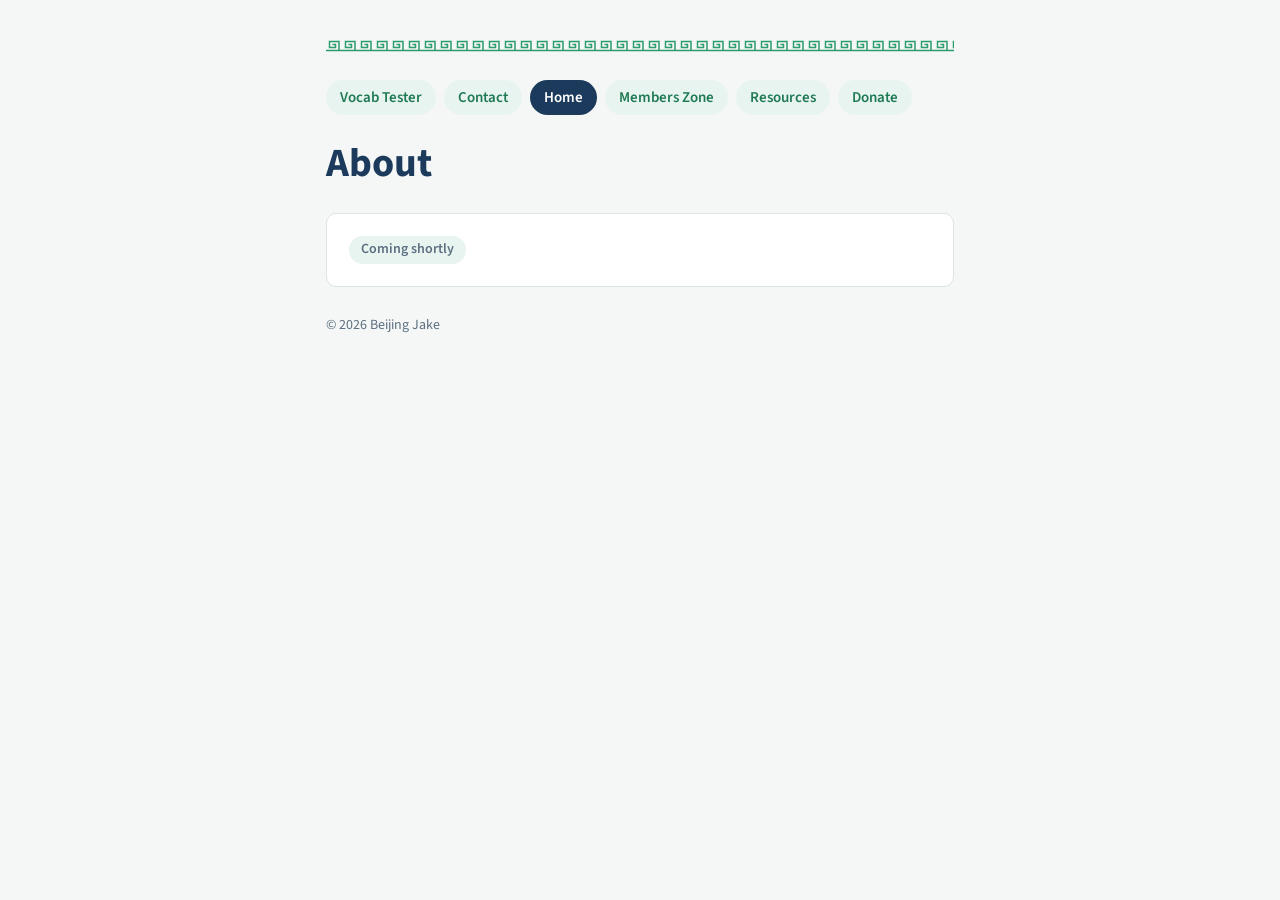
<file: about.html>
<!doctype html>
<html lang="en">
<head>
<meta charset="utf-8">
<meta name="viewport" content="width=device-width,initial-scale=1,viewport-fit=cover">
<title>About | Beijing Jake</title>
<link rel="canonical" href="https://beijingjake.uk/about.html">
<meta name="theme-color" content="#1B3A5C">
<link rel="manifest" href="./manifest.webmanifest">
<link rel="icon" type="image/png" sizes="192x192" href="./icons/icon-192.png">
<link rel="apple-touch-icon" href="./icons/apple-touch-icon.png">
<meta name="apple-mobile-web-app-capable" content="yes">
<meta name="apple-mobile-web-app-title" content="BJ Drill">

<link rel="preconnect" href="https://fonts.googleapis.com">
<link rel="preconnect" href="https://fonts.gstatic.com" crossorigin>
<link rel="stylesheet" href="https://fonts.googleapis.com/css2?family=Noto+Serif+SC:wght@500;700&family=Source+Sans+3:wght@400;600;700&display=swap">
<link rel="stylesheet" href="style.css">
</head>
<body>

<main class="wrap">
  <div class="fret" aria-hidden="true"></div>

  <nav class="zone-nav" aria-label="Site">
    <a href="tester.html">Vocab Tester</a>
    <a href="contact.html">Contact</a>
    <a class="home" href="index.html">Home</a>
    <a href="members.html">Members Zone</a>
    <a href="resources.html">Resources</a>
    <a href="donate.html">Donate</a>
  </nav>

  <header class="zone-head">
    <h1>About</h1>
  </header>

  <section class="card">
    <p class="soon">Coming shortly</p>
  </section>

  <footer>© 2026 Beijing Jake</footer>
</main>

<script>
if ("serviceWorker" in navigator && location.protocol === "https:") navigator.serviceWorker.register("./sw.js").catch(() => {});
</script>

</body>
</html>
</file>
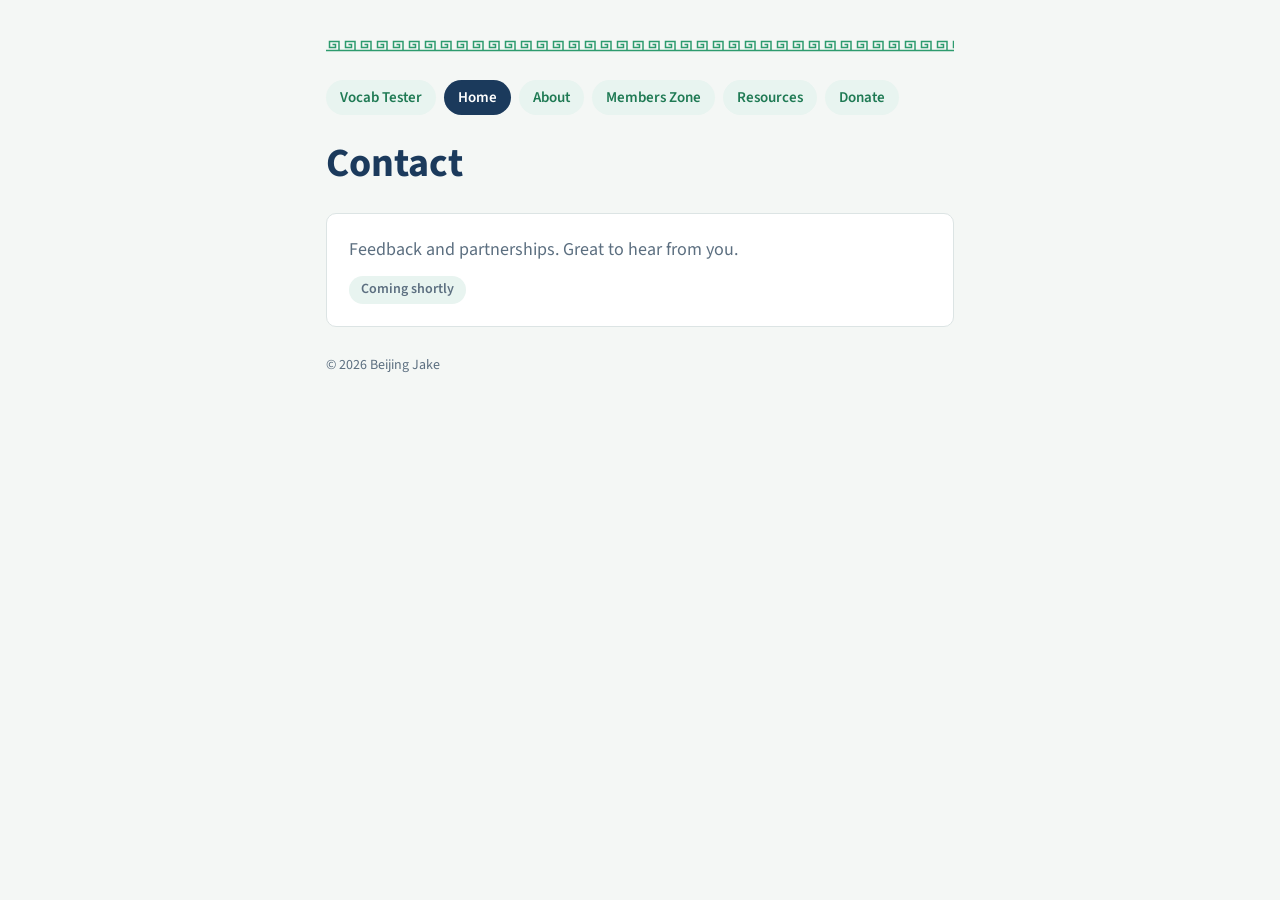
<file: contact.html>
<!doctype html>
<html lang="en">
<head>
<meta charset="utf-8">
<meta name="viewport" content="width=device-width,initial-scale=1,viewport-fit=cover">
<title>Contact | Beijing Jake</title>
<link rel="canonical" href="https://beijingjake.uk/contact.html">
<meta name="theme-color" content="#1B3A5C">
<link rel="manifest" href="./manifest.webmanifest">
<link rel="icon" type="image/png" sizes="192x192" href="./icons/icon-192.png">
<link rel="apple-touch-icon" href="./icons/apple-touch-icon.png">
<meta name="apple-mobile-web-app-capable" content="yes">
<meta name="apple-mobile-web-app-title" content="BJ Drill">

<link rel="preconnect" href="https://fonts.googleapis.com">
<link rel="preconnect" href="https://fonts.gstatic.com" crossorigin>
<link rel="stylesheet" href="https://fonts.googleapis.com/css2?family=Noto+Serif+SC:wght@500;700&family=Source+Sans+3:wght@400;600;700&display=swap">
<link rel="stylesheet" href="style.css">
</head>
<body>

<main class="wrap">
  <div class="fret" aria-hidden="true"></div>

  <nav class="zone-nav" aria-label="Site">
    <a href="tester.html">Vocab Tester</a>
    <a class="home" href="index.html">Home</a>
    <a href="about.html">About</a>
    <a href="members.html">Members Zone</a>
    <a href="resources.html">Resources</a>
    <a href="donate.html">Donate</a>
  </nav>

  <header class="zone-head">
    <h1>Contact</h1>
  </header>

  <section class="card">
    <p>Feedback and partnerships. Great to hear from you.</p>
    <p class="soon">Coming shortly</p>
  </section>

  <footer>© 2026 Beijing Jake</footer>
</main>

<script>
if ("serviceWorker" in navigator && location.protocol === "https:") navigator.serviceWorker.register("./sw.js").catch(() => {});
</script>

</body>
</html>
</file>
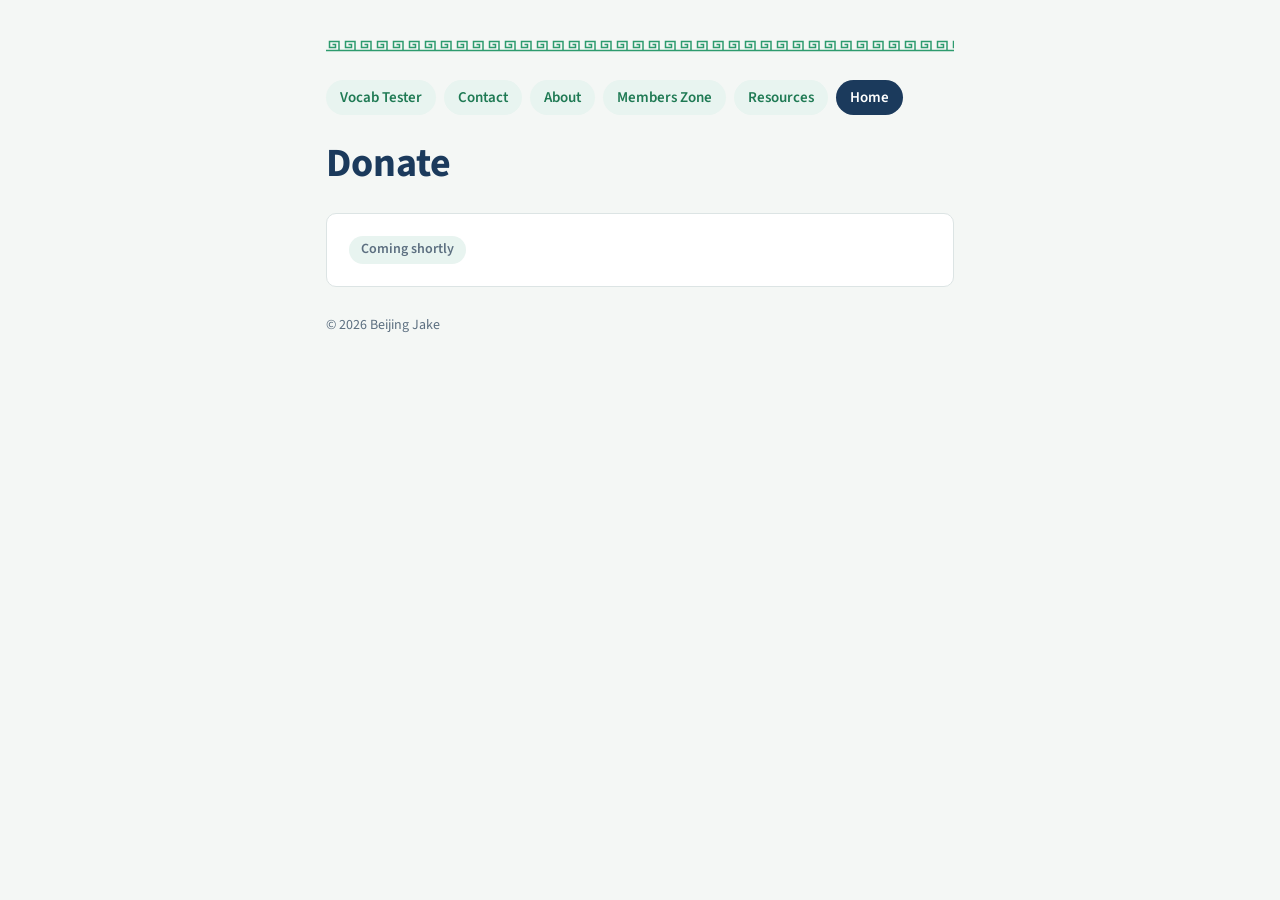
<file: donate.html>
<!doctype html>
<html lang="en">
<head>
<meta charset="utf-8">
<meta name="viewport" content="width=device-width,initial-scale=1,viewport-fit=cover">
<title>Donate | Beijing Jake</title>
<link rel="canonical" href="https://beijingjake.uk/donate.html">
<meta name="theme-color" content="#1B3A5C">
<link rel="manifest" href="./manifest.webmanifest">
<link rel="icon" type="image/png" sizes="192x192" href="./icons/icon-192.png">
<link rel="apple-touch-icon" href="./icons/apple-touch-icon.png">
<meta name="apple-mobile-web-app-capable" content="yes">
<meta name="apple-mobile-web-app-title" content="BJ Drill">

<link rel="preconnect" href="https://fonts.googleapis.com">
<link rel="preconnect" href="https://fonts.gstatic.com" crossorigin>
<link rel="stylesheet" href="https://fonts.googleapis.com/css2?family=Noto+Serif+SC:wght@500;700&family=Source+Sans+3:wght@400;600;700&display=swap">
<link rel="stylesheet" href="style.css">
</head>
<body>

<main class="wrap">
  <div class="fret" aria-hidden="true"></div>

  <nav class="zone-nav" aria-label="Site">
    <a href="tester.html">Vocab Tester</a>
    <a href="contact.html">Contact</a>
    <a href="about.html">About</a>
    <a href="members.html">Members Zone</a>
    <a href="resources.html">Resources</a>
    <a class="home" href="index.html">Home</a>
  </nav>

  <header class="zone-head">
    <h1>Donate</h1>
  </header>

  <section class="card">
    <p class="soon">Coming shortly</p>
  </section>

  <footer>© 2026 Beijing Jake</footer>
</main>

<script>
if ("serviceWorker" in navigator && location.protocol === "https:") navigator.serviceWorker.register("./sw.js").catch(() => {});
</script>

</body>
</html>
</file>
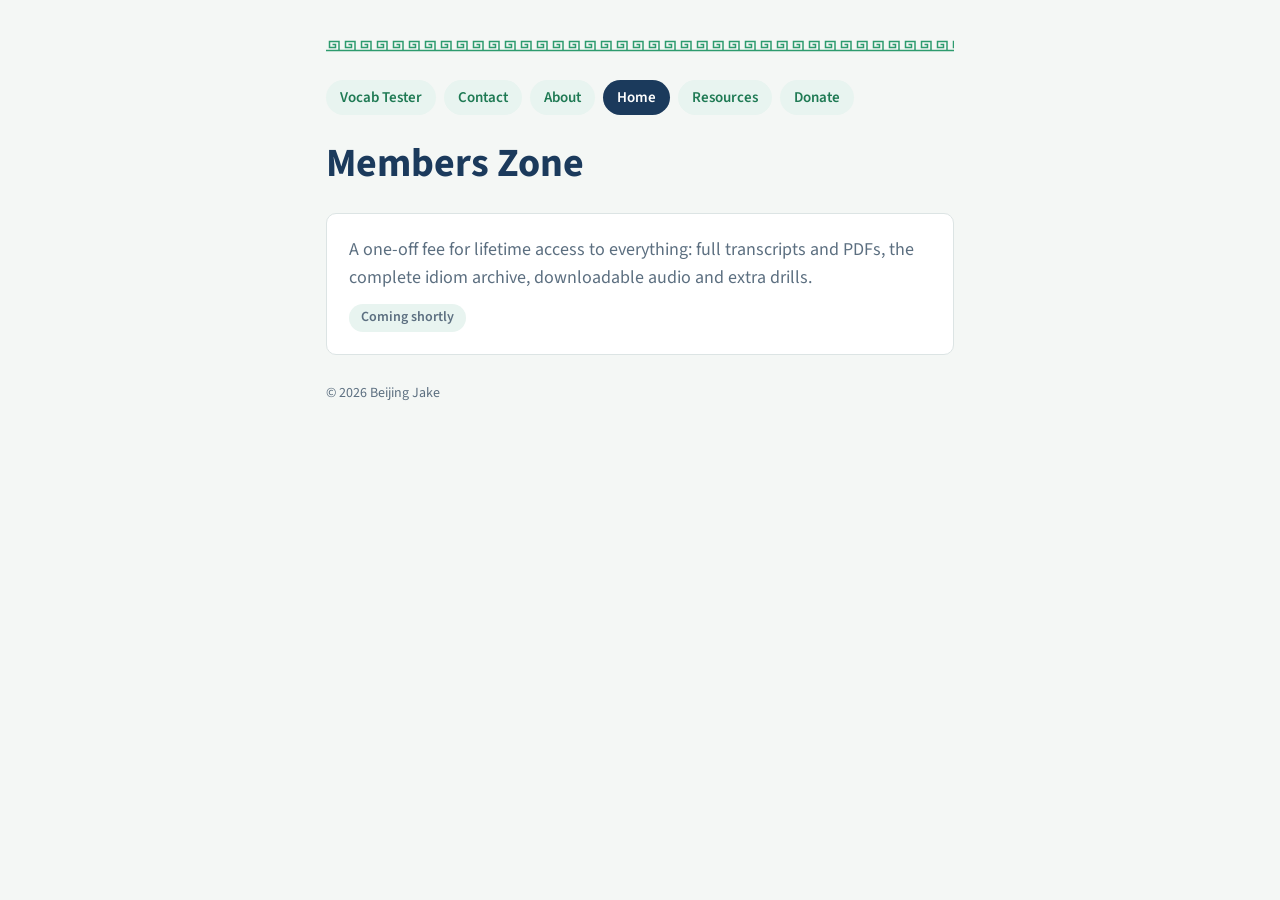
<file: members.html>
<!doctype html>
<html lang="en">
<head>
<meta charset="utf-8">
<meta name="viewport" content="width=device-width,initial-scale=1,viewport-fit=cover">
<title>Members Zone | Beijing Jake</title>
<link rel="canonical" href="https://beijingjake.uk/members.html">
<meta name="theme-color" content="#1B3A5C">
<link rel="manifest" href="./manifest.webmanifest">
<link rel="icon" type="image/png" sizes="192x192" href="./icons/icon-192.png">
<link rel="apple-touch-icon" href="./icons/apple-touch-icon.png">
<meta name="apple-mobile-web-app-capable" content="yes">
<meta name="apple-mobile-web-app-title" content="BJ Drill">

<link rel="preconnect" href="https://fonts.googleapis.com">
<link rel="preconnect" href="https://fonts.gstatic.com" crossorigin>
<link rel="stylesheet" href="https://fonts.googleapis.com/css2?family=Noto+Serif+SC:wght@500;700&family=Source+Sans+3:wght@400;600;700&display=swap">
<link rel="stylesheet" href="style.css">
</head>
<body>

<main class="wrap">
  <div class="fret" aria-hidden="true"></div>

  <nav class="zone-nav" aria-label="Site">
    <a href="tester.html">Vocab Tester</a>
    <a href="contact.html">Contact</a>
    <a href="about.html">About</a>
    <a class="home" href="index.html">Home</a>
    <a href="resources.html">Resources</a>
    <a href="donate.html">Donate</a>
  </nav>

  <header class="zone-head">
    <h1>Members Zone</h1>
  </header>

  <section class="card">
    <p>A one-off fee for lifetime access to everything: full transcripts and PDFs, the complete idiom archive, downloadable audio and extra drills.</p>
    <p class="soon">Coming shortly</p>
  </section>

  <footer>© 2026 Beijing Jake</footer>
</main>

<script>
if ("serviceWorker" in navigator && location.protocol === "https:") navigator.serviceWorker.register("./sw.js").catch(() => {});
</script>

</body>
</html>
</file>
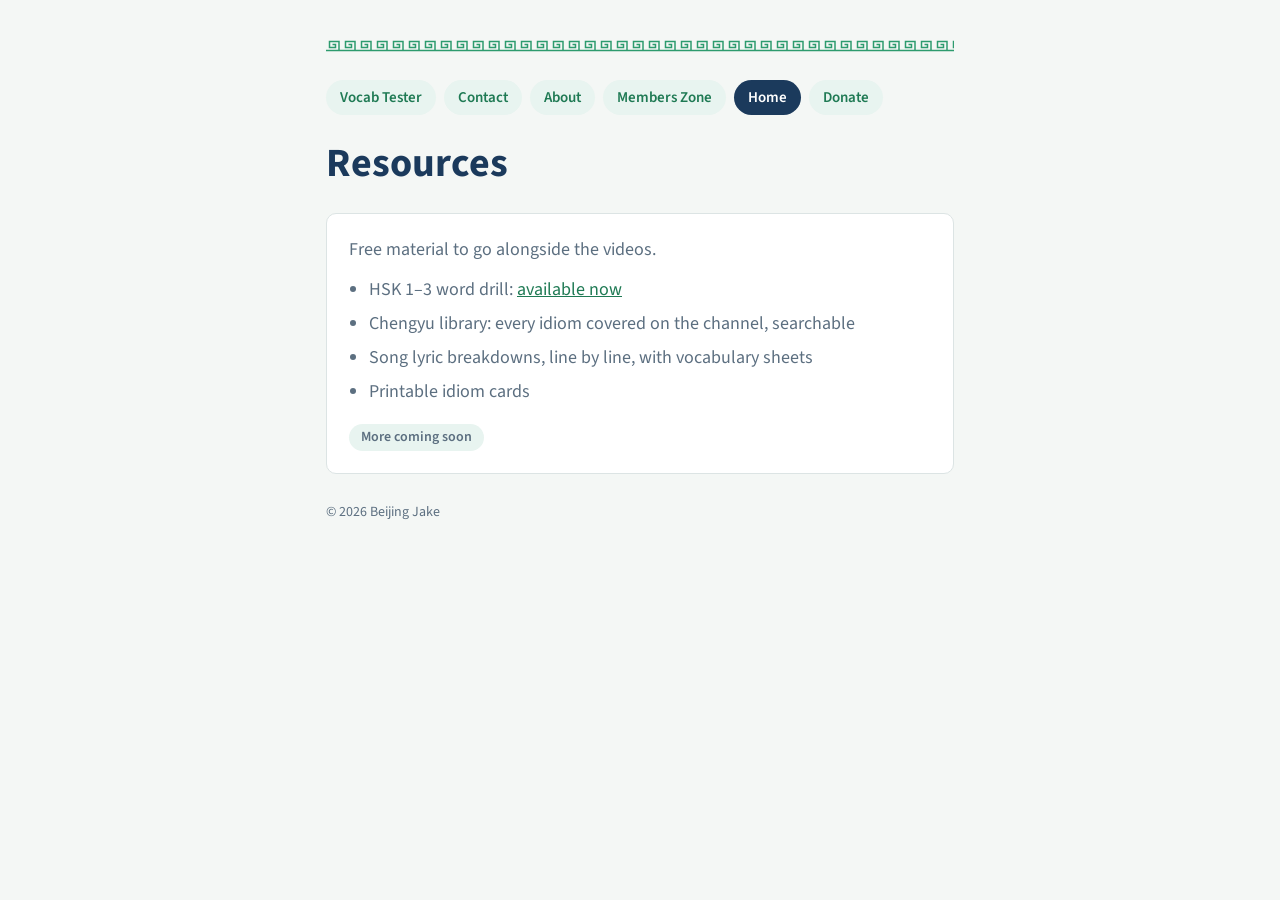
<file: resources.html>
<!doctype html>
<html lang="en">
<head>
<meta charset="utf-8">
<meta name="viewport" content="width=device-width,initial-scale=1,viewport-fit=cover">
<title>Resources | Beijing Jake</title>
<link rel="canonical" href="https://beijingjake.uk/resources.html">
<meta name="theme-color" content="#1B3A5C">
<link rel="manifest" href="./manifest.webmanifest">
<link rel="icon" type="image/png" sizes="192x192" href="./icons/icon-192.png">
<link rel="apple-touch-icon" href="./icons/apple-touch-icon.png">
<meta name="apple-mobile-web-app-capable" content="yes">
<meta name="apple-mobile-web-app-title" content="BJ Drill">

<link rel="preconnect" href="https://fonts.googleapis.com">
<link rel="preconnect" href="https://fonts.gstatic.com" crossorigin>
<link rel="stylesheet" href="https://fonts.googleapis.com/css2?family=Noto+Serif+SC:wght@500;700&family=Source+Sans+3:wght@400;600;700&display=swap">
<link rel="stylesheet" href="style.css">
</head>
<body>

<main class="wrap">
  <div class="fret" aria-hidden="true"></div>

  <nav class="zone-nav" aria-label="Site">
    <a href="tester.html">Vocab Tester</a>
    <a href="contact.html">Contact</a>
    <a href="about.html">About</a>
    <a href="members.html">Members Zone</a>
    <a class="home" href="index.html">Home</a>
    <a href="donate.html">Donate</a>
  </nav>

  <header class="zone-head">
    <h1>Resources</h1>
  </header>

  <section class="card">
    <p>Free material to go alongside the videos.</p>
    <ul>
      <li>HSK 1–3 word drill: <a href="drill/index.html">available now</a></li>
      <li>Chengyu library: every idiom covered on the channel, searchable</li>
      <li>Song lyric breakdowns, line by line, with vocabulary sheets</li>
      <li>Printable idiom cards</li>
    </ul>
    <p class="soon">More coming soon</p>
  </section>

  <footer>© 2026 Beijing Jake</footer>
</main>

<script>
if ("serviceWorker" in navigator && location.protocol === "https:") navigator.serviceWorker.register("./sw.js").catch(() => {});
</script>

</body>
</html>
</file>
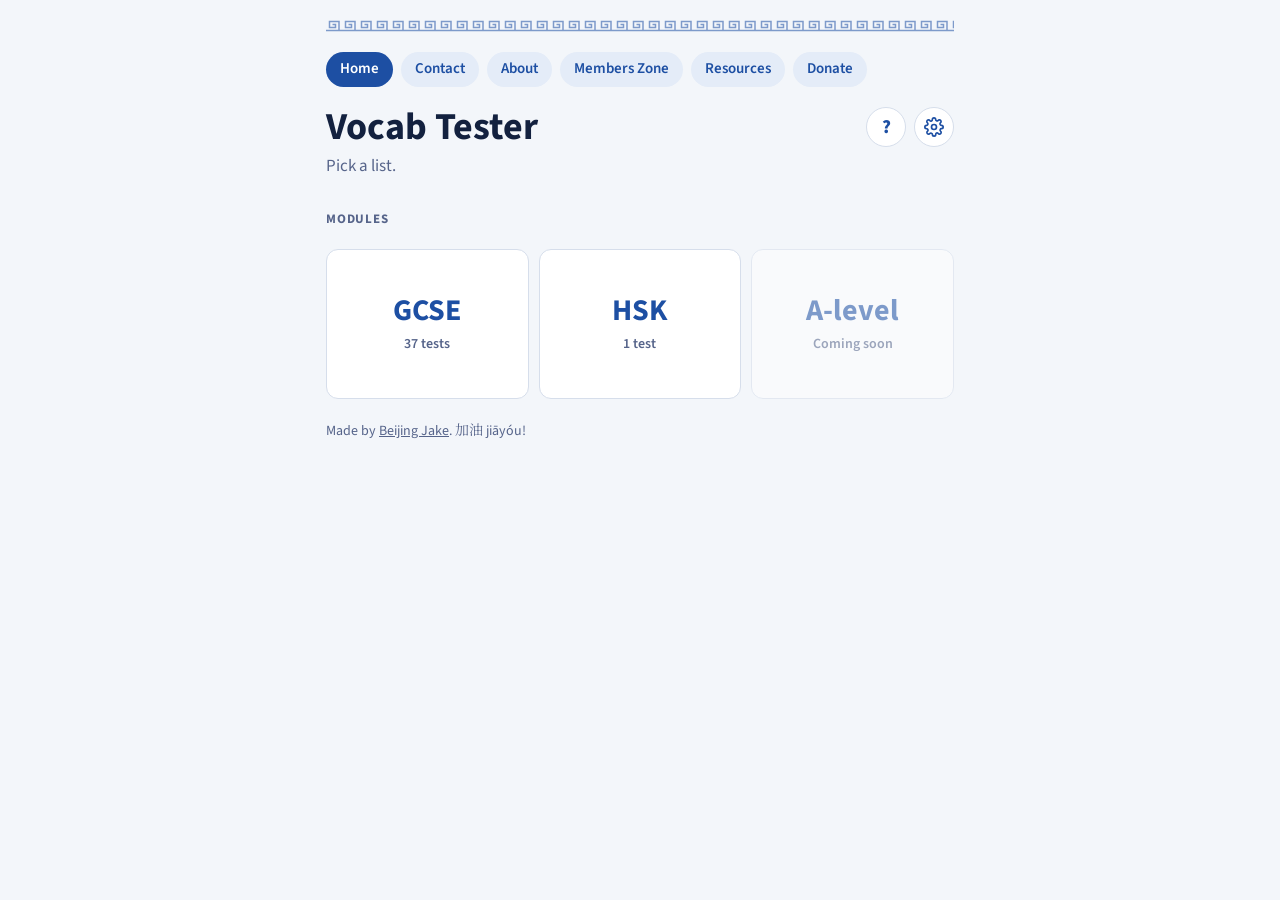
<file: tester.html>
<!doctype html>
<html lang="en">
<head>
<meta charset="utf-8">
<title>Vocab Tester | Beijing Jake</title>
<!-- The Vocab Tester now lives in the drill folder. This page sends old links there. -->
<meta http-equiv="refresh" content="0; url=drill/index.html">
<link rel="canonical" href="https://beijingjake.uk/drill/">
<script>location.replace("drill/index.html" + location.hash);</script>
</head>
<body>
<p><a href="drill/index.html">Open the Vocab Tester</a></p>
</body>
</html>
</file>
<file: style.css>
:root {
  --bg: #f4f7f5; --surface: #ffffff; --ink: #1b3a5c; --muted: #5c6f80; --line: #dce4e4;
  --brand: #1b3a5c;          /* navy — structure and actions */
  --on-brand: #ffffff;
  --jade: #1f7a54;           /* jade, darkened for safe contrast on light */
  --jade-bright: #2d9b6e;    /* brand jade — decoration and fills only */
  --jade-soft: #e8f4f0;
  --font-ui: "Source Sans 3", "Segoe UI", system-ui, -apple-system, sans-serif;
  --font-zh: "Noto Serif SC", "Songti SC", "SimSun", serif;
}
@media (prefers-color-scheme: dark) {
  :root {
    --bg: #0e1b26; --surface: #16293a; --ink: #e8eef2; --muted: #9aaab8; --line: #27405a;
    --brand: #8fb6dc; --on-brand: #0e1b26;
    --jade: #4fc79a; --jade-bright: #4fc79a; --jade-soft: #14332a;
    color-scheme: dark;
  }
}
* { box-sizing: border-box; }
html { color-scheme: light dark; }
body {
  margin: 0; background: var(--bg); color: var(--ink);
  font-family: var(--font-ui); font-size: 18px; line-height: 1.55;
  padding-top: env(safe-area-inset-top, 0px); padding-bottom: env(safe-area-inset-bottom, 0px);
}
img { max-width: 100%; }
[hidden] { display: none !important; }
.visually-hidden { position: absolute; width: 1px; height: 1px; overflow: hidden; clip: rect(0 0 0 0); white-space: nowrap; }
.wrap {
  max-width: 660px; margin: 0 auto;
  padding-left: max(16px, env(safe-area-inset-left, 0px));
  padding-right: max(16px, env(safe-area-inset-right, 0px));
  padding-block: 40px 56px; display: flex; flex-direction: column; gap: 28px;
}
.fret { height: 12px; background: var(--jade-bright);
  -webkit-mask: url("data:image/svg+xml,%3Csvg xmlns='http://www.w3.org/2000/svg' width='16' height='12'%3E%3Cpath d='M0 10.5H16M13 10.5V1.5H3.5V7.5H9.5V4.5H6.5' fill='none' stroke='black' stroke-width='1.5'/%3E%3C/svg%3E") repeat-x left center / 16px 12px;
          mask: url("data:image/svg+xml,%3Csvg xmlns='http://www.w3.org/2000/svg' width='16' height='12'%3E%3Cpath d='M0 10.5H16M13 10.5V1.5H3.5V7.5H9.5V4.5H6.5' fill='none' stroke='black' stroke-width='1.5'/%3E%3C/svg%3E") repeat-x left center / 16px 12px; }
header { display: flex; flex-direction: column; gap: 10px; }
.mark { font-family: var(--font-zh); font-size: 56px; line-height: 1; color: var(--brand); }
.mark small { font-family: var(--font-ui); font-size: 15px; color: var(--jade); margin-left: 8px; vertical-align: middle; }
h1 { margin: 0; font-size: clamp(34px, 8vw, 48px); line-height: 1.05; }
.lede { margin: 0; color: var(--muted); max-width: 55ch; }
nav.jump { display: flex; flex-wrap: wrap; gap: 8px; }
nav.jump a, nav.zone-nav a {
  font-size: 15px; font-weight: 600; text-decoration: none;
  color: var(--jade); background: var(--jade-soft);
  border-radius: 999px; padding: 6px 14px;
}
nav.jump a:focus-visible, nav.zone-nav a:focus-visible { outline: 3px solid var(--jade); outline-offset: 2px; }
.card { background: var(--surface); border: 1px solid var(--line); border-radius: 10px; padding: 22px; display: flex; flex-direction: column; gap: 12px; }
.card h2 { margin: 0; font-size: 22px; }
.card p { margin: 0; color: var(--muted); }
.card ul { margin: 0; padding-left: 20px; color: var(--muted); }
.card li { margin-bottom: 6px; }
.card a:not(.btn) { color: var(--jade); }
.btn { align-self: flex-start; display: inline-block; font-weight: 700; border-radius: 999px; padding: 10px 22px; background: var(--brand); color: var(--on-brand); text-decoration: none; border: 0; font-size: 17px; font-family: inherit; cursor: pointer; }
.btn:focus-visible { outline: 3px solid var(--jade); outline-offset: 3px; }
.install { font-size: 15px; color: var(--muted); margin: 0; }
.soon { font-size: 14px; font-weight: 600; color: var(--jade); background: var(--jade-soft); border-radius: 999px; padding: 3px 12px; align-self: flex-start; }
form.signup { display: flex; flex-wrap: wrap; gap: 10px; }
form.signup input[type="email"] {
  flex: 1 1 220px; font: inherit; font-size: 17px; padding: 10px 14px;
  border: 1px solid var(--line); border-radius: 8px;
  background: var(--bg); color: var(--ink);
}
form.signup input[type="email"]:focus-visible { outline: 3px solid var(--jade); outline-offset: 1px; }
.social { display: flex; flex-wrap: wrap; gap: 10px; }
.social a { font-weight: 600; text-decoration: none; color: var(--brand); border: 1px solid var(--line); border-radius: 999px; padding: 8px 18px; background: var(--surface); }
.social a:focus-visible { outline: 3px solid var(--jade); outline-offset: 2px; }
footer { font-size: 14px; color: var(--muted); }
footer a { color: var(--muted); }

/* ---------- Home: the six zones ----------
   A plain grid for now. Once the character is chosen, these six
   buttons get laid out as its six strokes. */
.zones { display: grid; grid-template-columns: repeat(2, 1fr); gap: 12px; }
@media (min-width: 560px) { .zones { grid-template-columns: repeat(3, 1fr); } }
.zones a {
  display: flex; align-items: center; justify-content: center; text-align: center;
  min-height: 110px; padding: 16px;
  background: var(--surface); border: 1px solid var(--line); border-radius: 10px;
  color: var(--brand); font-weight: 700; font-size: 20px; text-decoration: none;
}
.zones a:hover { border-color: var(--jade-bright); }
.zones a:focus-visible { outline: 3px solid var(--jade); outline-offset: 2px; }

/* ---------- Zone pages: Home plus the other five, along the top ---------- */
nav.zone-nav { display: flex; flex-wrap: wrap; gap: 8px; }
nav.zone-nav a.home { background: var(--brand); color: var(--on-brand); }
.zone-head h1 { font-size: clamp(30px, 7vw, 40px); }

/* Vocab Tester tile on the home page: jade border and a New badge to draw the eye */
.zones a { position: relative; }
.zones a.featured { border: 2px solid var(--jade-bright); }
.zones .badge {
  position: absolute; top: 10px; right: 10px;
  font-size: 12px; font-weight: 700; letter-spacing: .06em; text-transform: uppercase;
  background: var(--jade); color: var(--surface); border-radius: 999px; padding: 3px 9px;
}
</file>
